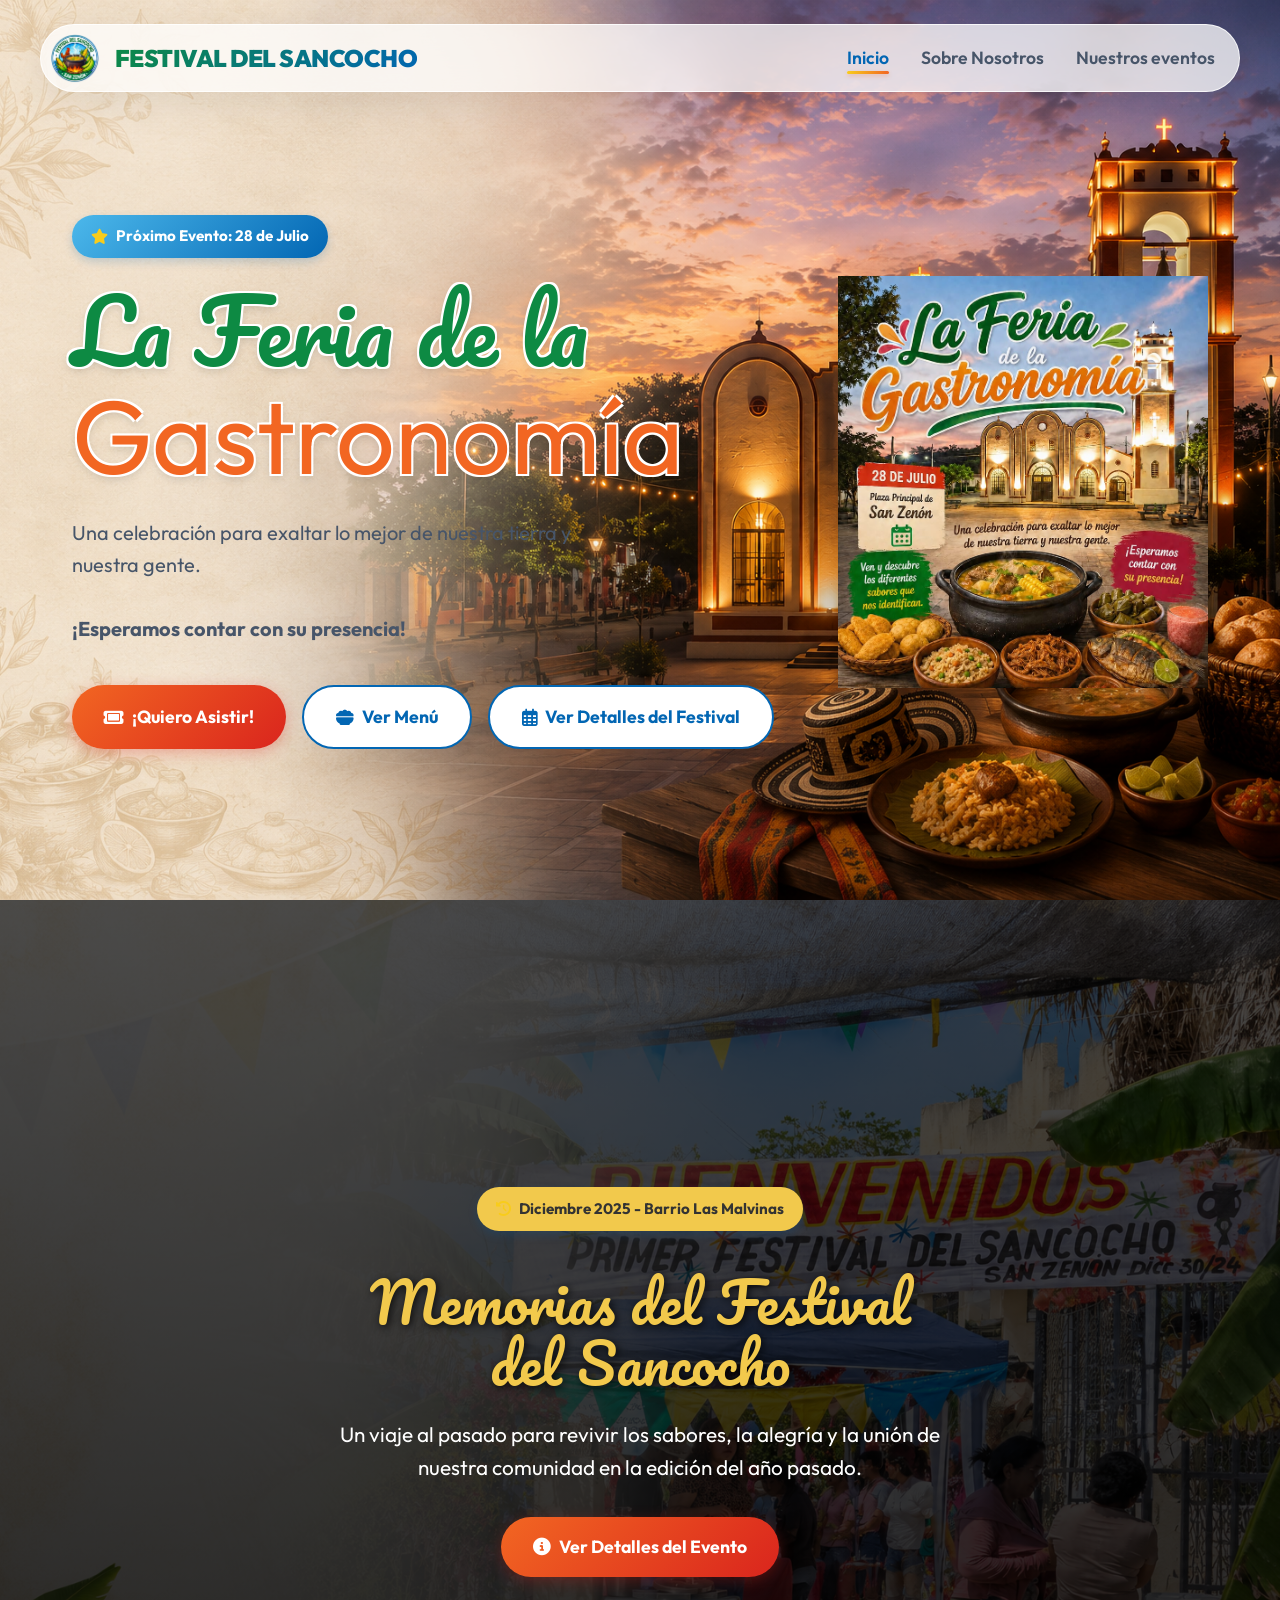
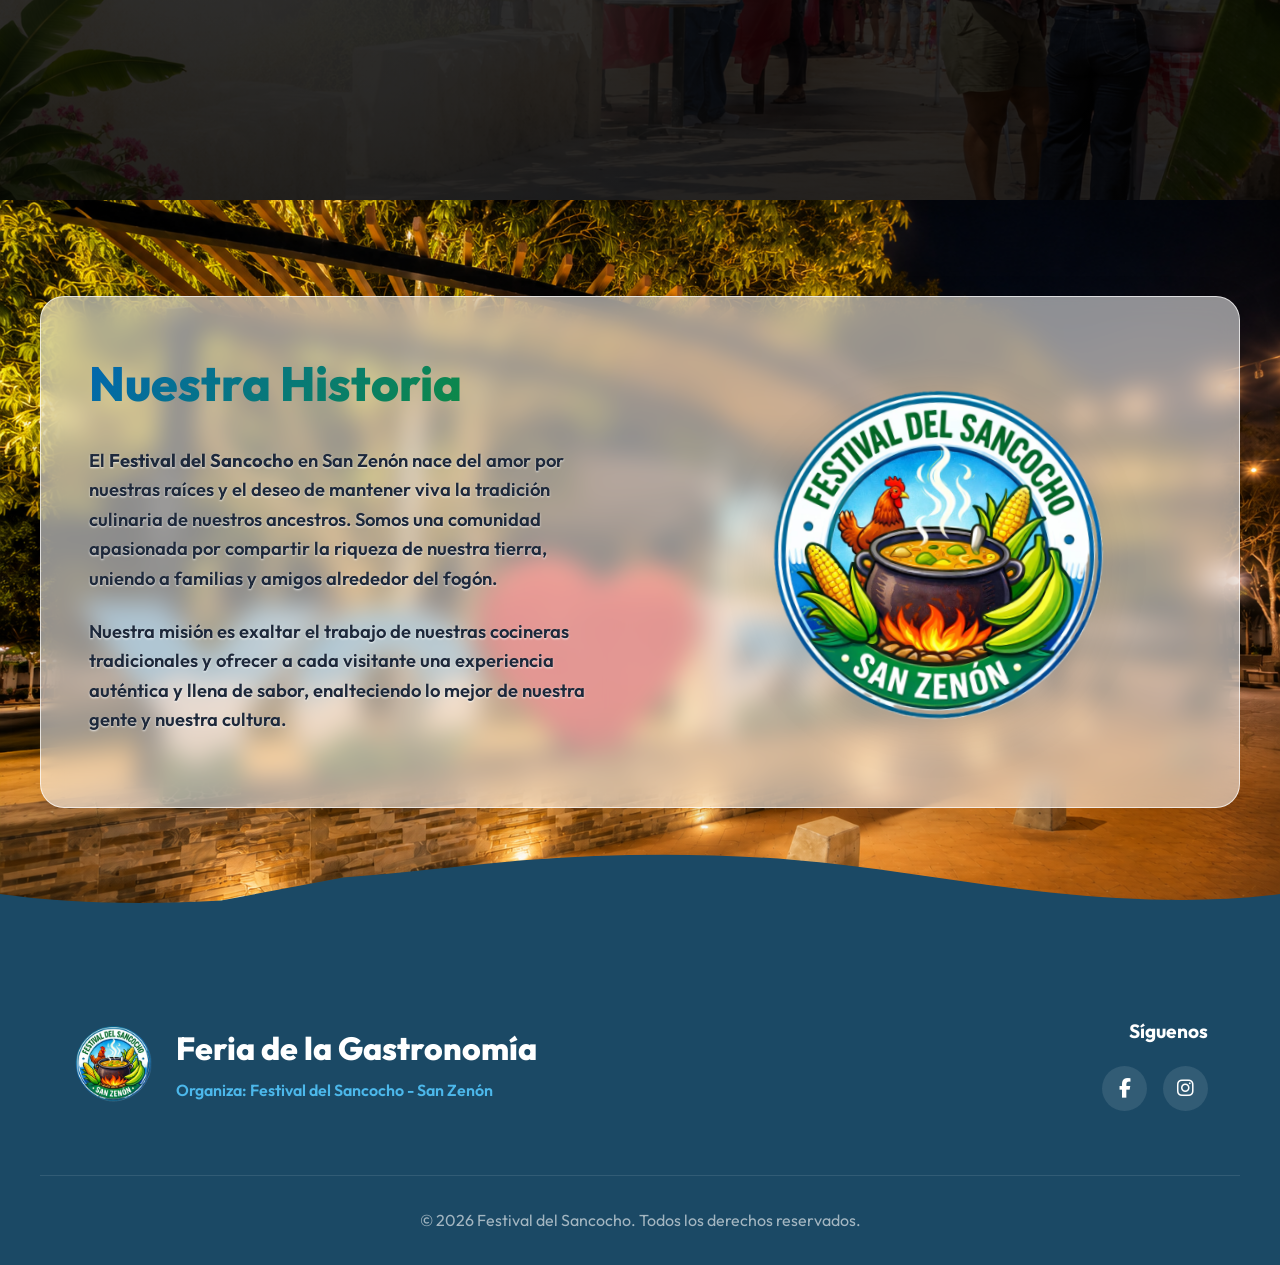
<file: index.html>
<!DOCTYPE html>
<html lang="es">

<head>
    <meta charset="UTF-8">
    <meta name="viewport" content="width=device-width, initial-scale=1.0">
    <title>Festival del Sancocho- San Zenón</title>
    <!-- Google Fonts -->
    <link href="https://fonts.googleapis.com/css2?family=Outfit:wght@300;400;600;700;800;900&display=swap"
        rel="stylesheet">
    <link href="https://fonts.googleapis.com/css2?family=Pacifico&display=swap" rel="stylesheet">
    <!-- Font Awesome -->
    <link rel="stylesheet" href="https://cdnjs.cloudflare.com/ajax/libs/font-awesome/6.4.0/css/all.min.css">
    <!-- Custom CSS -->
    <link rel="stylesheet" href="CSS/inicio.css">
    <link rel="stylesheet" href="CSS/carrusel.css">
</head>

<body>

    <!-- Navegación -->
    <nav class="navbar">
        <div class="nav-container">
            <a href="#" class="logo-container">
                <img src="IMG/logo.png" alt="Festival del Sancocho Logo" class="nav-logo">
                <span class="logo-text">Festival del Sancocho </span>
            </a>
            <ul class="nav-menu">
                <li><a href="#inicio" class="active">Inicio</a></li>
                <li><a href="#nosotros">Sobre Nosotros</a></li>
                <li><a href="eventos.html">Nuestros eventos</a></li>
            </ul>
        </div>
    </nav>

    <!-- Hero Section -->
    <header id="inicio" class="hero">
        <div class="hero-overlay"></div>
        <div class="hero-container">
            <div class="hero-content">
                <span class="badge-event"><i class="fa-solid fa-star"></i> Próximo Evento: 28 de Julio</span>
                <h1>La Feria de la <br><span>Gastronomía</span></h1>
                <p>Una celebración para exaltar lo mejor de nuestra tierra y nuestra gente. <br><br><strong>¡Esperamos
                        contar con su presencia!</strong></p>
                <div class="hero-buttons">
                    <a href="festival-gastronomia.html#evento" class="btn-primary btn-large"><i
                            class="fa-solid fa-ticket"></i> ¡Quiero Asistir!</a>
                    <a href="festival-gastronomia.html#sabores" class="btn-secondary btn-large"><i
                            class="fa-solid fa-bowl-food"></i> Ver Menú</a>
                    <a href="festival-gastronomia.html" class="btn-secondary btn-large"><i
                            class="fa-regular fa-calendar-days"></i> Ver Detalles del Festival</a>
                </div>
            </div>
            <div class="hero-image-placeholder">
                <img src="IMG/evento 1.png" alt="Logo Principal" class="hero-logo">
            </div>
        </div>
    </header>

    <!-- Banner Evento Pasado (Sancocho 2025) -->
    <section class="hero hero-past-event">
        <div class="hero-overlay"></div>
        <div class="hero-container">
            <div class="hero-content">
                <span class="badge-event"><i class="fa-solid fa-clock-rotate-left"></i> Diciembre 2025 - Barrio Las Malvinas</span>
                <h1>Memorias del Festival <br>del Sancocho</h1>
                <p>Un viaje al pasado para revivir los sabores, la alegría y la unión de nuestra comunidad en la edición del año pasado.</p>
                <div class="hero-buttons">
                    <a href="sancocho-2025.html" class="btn-primary btn-large"><i class="fa-solid fa-circle-info"></i> Ver Detalles del Evento</a>
                </div>
            </div>
        </div>
    </section>

    <!-- Sobre Nosotros -->
    <section id="nosotros" class="about-section">
        <div class="about-overlay"></div>
        <div class="about-container">
            <div class="about-text">
                <h2 class="colorful-text">Nuestra Historia</h2>
                <p>El <strong>Festival del Sancocho</strong> en San Zenón nace del amor por nuestras raíces y el deseo
                    de mantener viva la tradición culinaria de nuestros ancestros. Somos una comunidad apasionada por
                    compartir la riqueza de nuestra tierra, uniendo a familias y amigos alrededor del fogón.</p>
                <p>Nuestra misión es exaltar el trabajo de nuestras cocineras tradicionales y ofrecer a cada visitante
                    una experiencia auténtica y llena de sabor, enalteciendo lo mejor de nuestra gente y nuestra
                    cultura.</p>
            </div>
            <div class="about-image">
                <img src="IMG/logo.png" alt="Logo Festival del Sancocho" class="about-logo">
            </div>
        </div>
    </section>

    <!-- Secciones movidas a festival-gastronomia.html -->

    <!-- Footer -->
    <footer class="footer">
        <div class="footer-wave">
            <svg viewBox="0 0 1200 120" preserveAspectRatio="none">
                <path
                    d="M321.39,56.44c58-10.79,114.16-30.13,172-41.86,82.39-16.72,168.19-17.73,250.45-.39C823.78,31,906.67,72,985.66,92.83c70.05,18.48,146.53,26.09,214.34,3V120H0V95.8C59.71,118,137.9,122.9,207.2,111.45Z"
                    fill="#1b4965"></path>
            </svg>
        </div>
        <div class="footer-content">
            <div class="footer-logo-container">
                <img src="IMG/logo.png" alt="Logo" class="footer-logo">
                <div>
                    <h2>Feria de la Gastronomía</h2>
                    <p>Organiza: Festival del Sancocho - San Zenón</p>
                </div>
            </div>
            <div class="footer-social">
                <h3>Síguenos</h3>
                <div class="social-icons">
                    <a href="#"><i class="fa-brands fa-facebook-f"></i></a>
                    <a href="#"><i class="fa-brands fa-instagram"></i></a>
                </div>
            </div>
        </div>
        <div class="footer-bottom">
            <p>&copy; 2026 Festival del Sancocho. Todos los derechos reservados.</p>
        </div>
    </footer>

    <!-- Script para actualizar menú activo al hacer scroll -->
    <script>
        document.addEventListener('DOMContentLoaded', function () {
            const sections = document.querySelectorAll('section[id], header[id]');
            const navLinks = document.querySelectorAll('.nav-menu a[href^="#"]');

            window.addEventListener('scroll', () => {
                let currentId = '';

                sections.forEach(section => {
                    const sectionTop = section.offsetTop;
                    // Se resta 150px para compensar la barra de navegación flotante
                    if (window.scrollY >= (sectionTop - 150)) {
                        currentId = section.getAttribute('id');
                    }
                });

                navLinks.forEach(link => {
                    link.classList.remove('active');
                    if (currentId && link.getAttribute('href') === '#' + currentId) {
                        link.classList.add('active');
                    }
                });
            });
        });
    </script>
</body>

</html>
</file>
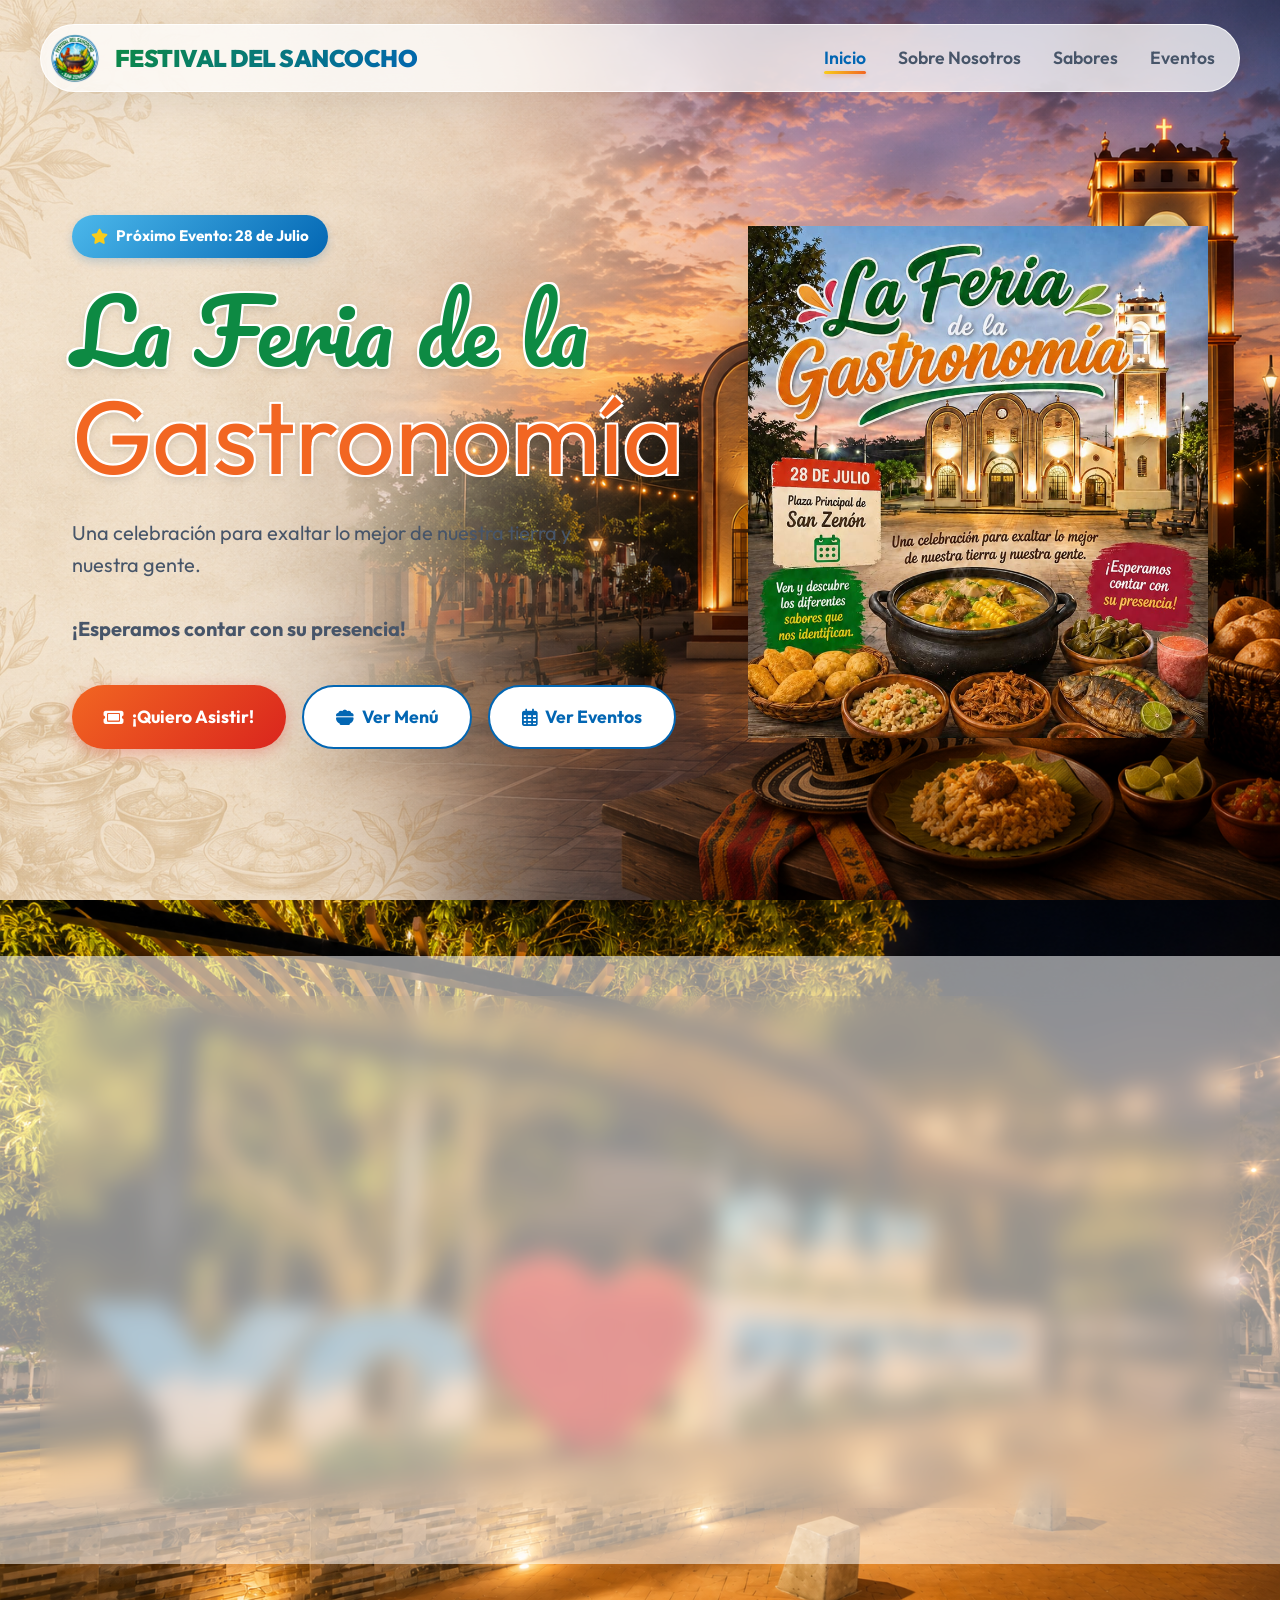
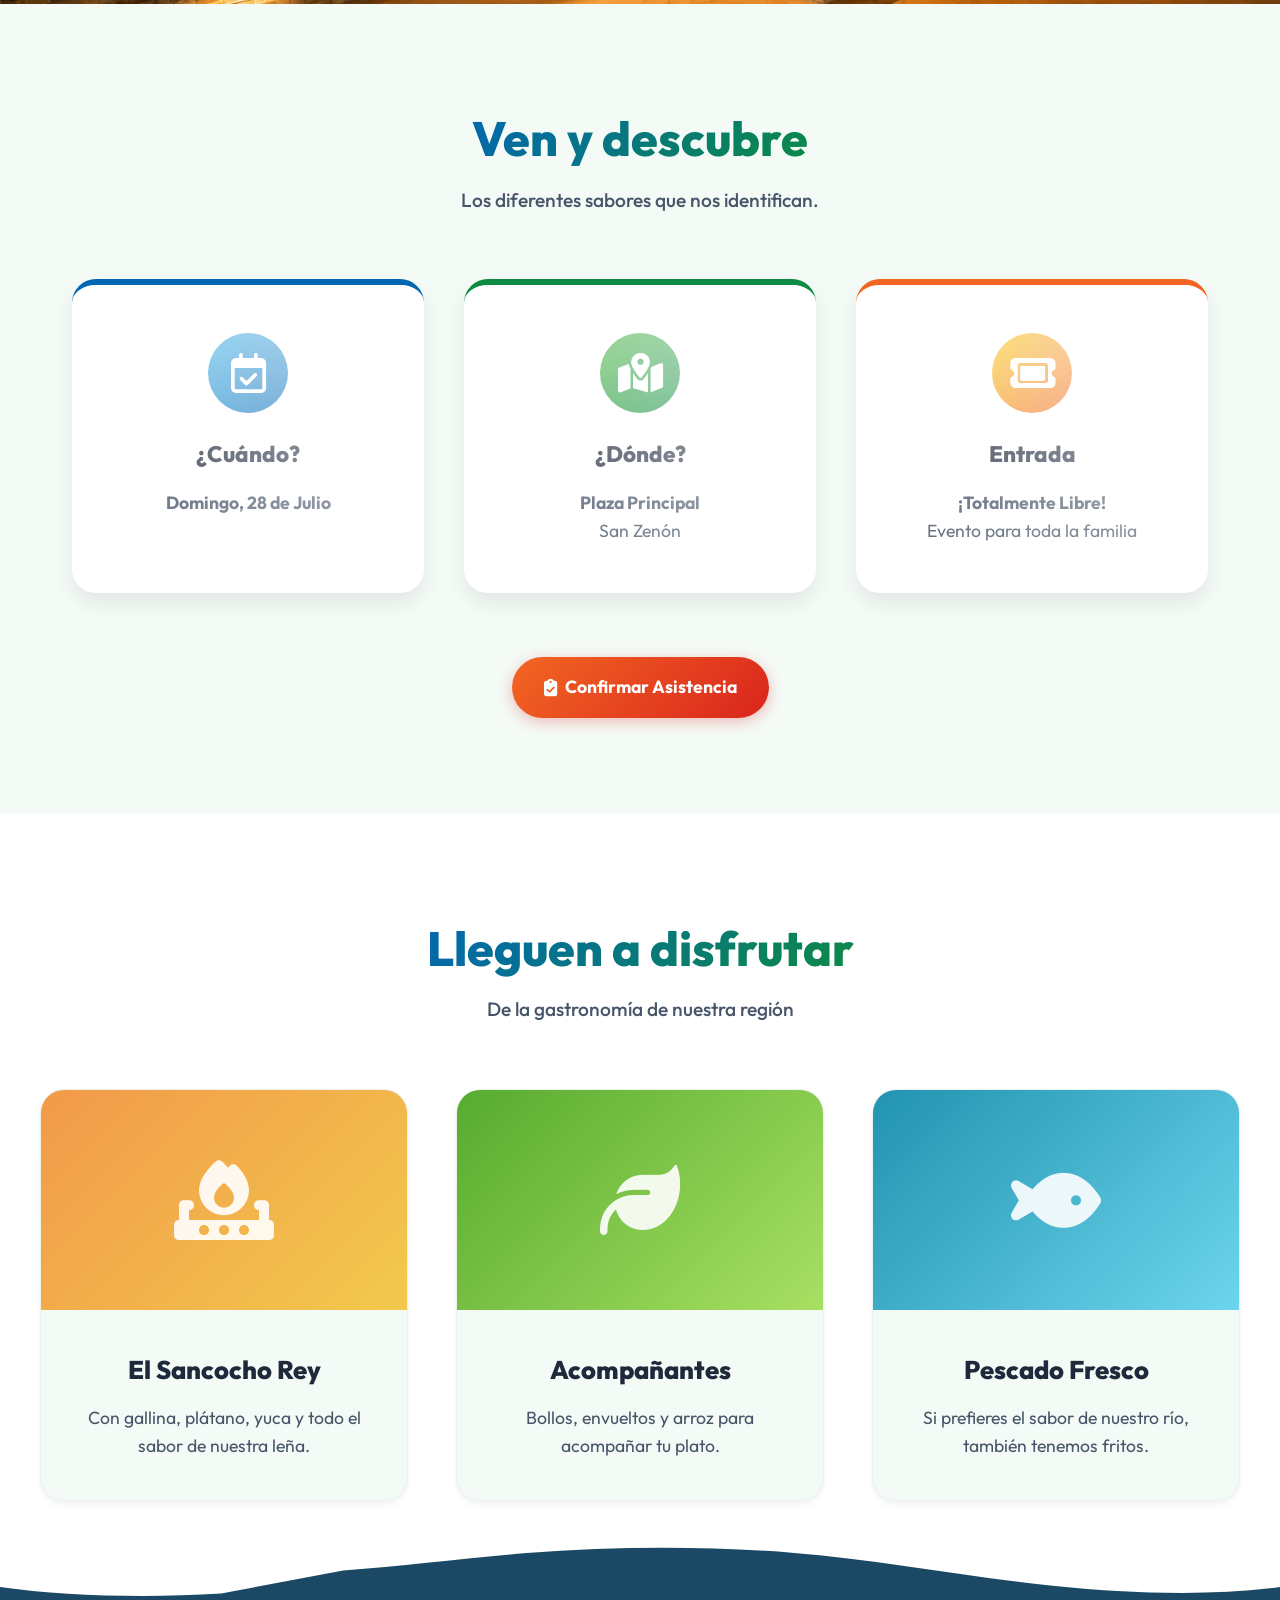
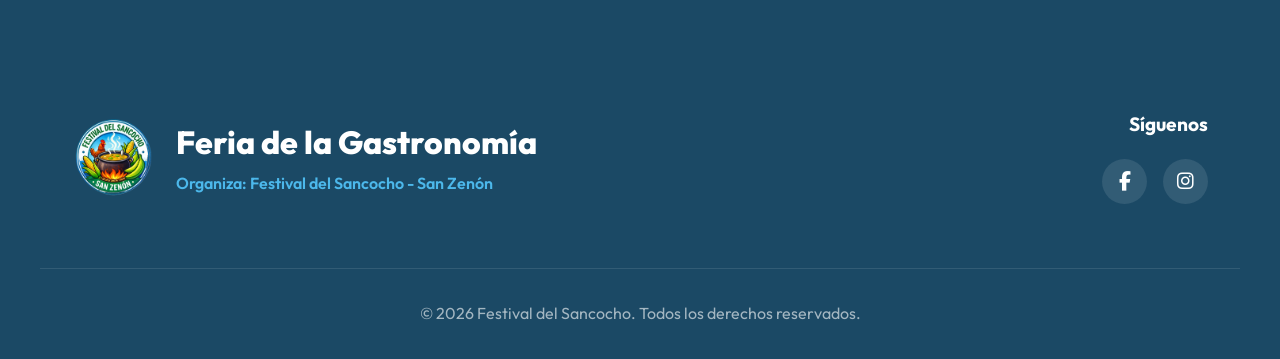
<file: HTML/index.HTML>
<!DOCTYPE html>
<html lang="es">

<head>
    <meta charset="UTF-8">
    <meta name="viewport" content="width=device-width, initial-scale=1.0">
    <title>Festival del Sancocho- San Zenón</title>
    <!-- Google Fonts -->
    <link href="https://fonts.googleapis.com/css2?family=Outfit:wght@300;400;600;700;800;900&display=swap"
        rel="stylesheet">
    <link href="https://fonts.googleapis.com/css2?family=Pacifico&display=swap" rel="stylesheet">
    <!-- Font Awesome -->
    <link rel="stylesheet" href="https://cdnjs.cloudflare.com/ajax/libs/font-awesome/6.4.0/css/all.min.css">
    <!-- Custom CSS -->
    <link rel="stylesheet" href="../CSS/inicio.css">
</head>

<body>

    <!-- Navegación -->
    <nav class="navbar">
        <div class="nav-container">
            <a href="#" class="logo-container">
                <img src="../IMG/logo.png" alt="Festival del Sancocho Logo" class="nav-logo">
                <span class="logo-text">Festival del Sancocho </span>
            </a>
            <ul class="nav-menu">
                <li><a href="#inicio" class="active">Inicio</a></li>
                <li><a href="#nosotros">Sobre Nosotros</a></li>
                <li><a href="#sabores">Sabores</a></li>
                <li><a href="EVENTOS.HTML">Eventos</a></li>
            </ul>
        </div>
    </nav>

    <!-- Hero Section -->
    <header id="inicio" class="hero">
        <div class="hero-overlay"></div>
        <div class="hero-container">
            <div class="hero-content">
                <span class="badge-event"><i class="fa-solid fa-star"></i> Próximo Evento: 28 de Julio</span>
                <h1>La Feria de la <br><span>Gastronomía</span></h1>
                <p>Una celebración para exaltar lo mejor de nuestra tierra y nuestra gente. <br><br><strong>¡Esperamos contar con su presencia!</strong></p>
                <div class="hero-buttons">
                    <a href="#evento" class="btn-primary btn-large"><i class="fa-solid fa-ticket"></i> ¡Quiero Asistir!</a>
                    <a href="#sabores" class="btn-secondary btn-large"><i class="fa-solid fa-bowl-food"></i> Ver Menú</a>
                    <a href="EVENTOS.HTML" class="btn-secondary btn-large"><i class="fa-regular fa-calendar-days"></i> Ver Eventos</a>
                </div>
            </div>
            <div class="hero-image-placeholder">
                <img src="../IMG/evento 1.png" alt="Logo Principal" class="hero-logo">
            </div>
        </div>
    </header>

    <!-- Sobre Nosotros -->
    <section id="nosotros" class="about-section">
        <div class="about-container">
            <div class="about-text">
                <h2 class="colorful-text">Nuestra Historia</h2>
                <p>El <strong>Festival del Sancocho</strong> en San Zenón nace del amor por nuestras raíces y el deseo
                    de mantener viva la tradición culinaria de nuestros ancestros. Somos una comunidad apasionada por
                    compartir la riqueza de nuestra tierra, uniendo a familias y amigos alrededor del fogón.</p>
                <p>Nuestra misión es exaltar el trabajo de nuestras cocineras tradicionales y ofrecer a cada visitante
                    una experiencia auténtica y llena de sabor, enalteciendo lo mejor de nuestra gente y nuestra
                    cultura.</p>
            </div>
            <div class="about-image">
                <img src="../IMG/logo.png" alt="Logo Festival del Sancocho" class="about-logo">
            </div>
        </div>
    </section>

    <!-- Información del Evento -->
    <section id="evento" class="event-section">
        <div class="section-header text-center">
            <h2 class="colorful-text">Ven y descubre</h2>
            <p>Los diferentes sabores que nos identifican.</p>
        </div>
        <div class="event-cards">
            <div class="event-card color-blue">
                <div class="card-icon"><i class="fa-regular fa-calendar-check"></i></div>
                <h3>¿Cuándo?</h3>
                <p><strong>Domingo, 28 de Julio</strong></p>
            </div>
            <div class="event-card color-green">
                <div class="card-icon"><i class="fa-solid fa-map-location-dot"></i></div>
                <h3>¿Dónde?</h3>
                <p><strong>Plaza Principal</strong><br>San Zenón</p>
            </div>
            <div class="event-card color-orange">
                <div class="card-icon"><i class="fa-solid fa-ticket"></i></div>
                <h3>Entrada</h3>
                <p><strong>¡Totalmente Libre!</strong><br>Evento para toda la familia</p>
            </div>
        </div>

        <div class="event-action text-center">
            <a href="#" class="btn-primary btn-large">
                <i class="fa-solid fa-clipboard-check"></i> Confirmar Asistencia
            </a>
        </div>
    </section>

    <!-- Sección de Sabores -->
    <section id="sabores" class="flavors-section">
        <div class="section-header text-center">
            <h2 class="colorful-text">Lleguen a disfrutar</h2>
            <p>De la gastronomía de nuestra región</p>
        </div>
        <div class="flavors-grid">
            <div class="flavor-card">
                <div class="flavor-img" style="background: linear-gradient(135deg, #f2994a 0%, #f2c94c 100%);">
                    <i class="fa-solid fa-fire-burner"></i>
                </div>
                <div class="flavor-info">
                    <h3>El Sancocho Rey</h3>
                    <p>Con gallina, plátano, yuca y todo el sabor de nuestra leña.</p>
                </div>
            </div>
            <div class="flavor-card">
                <div class="flavor-img" style="background: linear-gradient(135deg, #56ab2f 0%, #a8e063 100%);">
                    <i class="fa-solid fa-leaf"></i>
                </div>
                <div class="flavor-info">
                    <h3>Acompañantes</h3>
                    <p>Bollos, envueltos y arroz para acompañar tu plato.</p>
                </div>
            </div>
            <div class="flavor-card">
                <div class="flavor-img" style="background: linear-gradient(135deg, #2193b0 0%, #6dd5ed 100%);">
                    <i class="fa-solid fa-fish"></i>
                </div>
                <div class="flavor-info">
                    <h3>Pescado Fresco</h3>
                    <p>Si prefieres el sabor de nuestro río, también tenemos fritos.</p>
                </div>
            </div>
        </div>
    </section>

    <!-- Footer -->
    <footer class="footer">
        <div class="footer-wave">
            <svg viewBox="0 0 1200 120" preserveAspectRatio="none">
                <path
                    d="M321.39,56.44c58-10.79,114.16-30.13,172-41.86,82.39-16.72,168.19-17.73,250.45-.39C823.78,31,906.67,72,985.66,92.83c70.05,18.48,146.53,26.09,214.34,3V120H0V95.8C59.71,118,137.9,122.9,207.2,111.45Z"
                    fill="#1b4965"></path>
            </svg>
        </div>
        <div class="footer-content">
            <div class="footer-logo-container">
                <img src="../IMG/logo.png" alt="Logo" class="footer-logo">
                <div>
                    <h2>Feria de la Gastronomía</h2>
                    <p>Organiza: Festival del Sancocho - San Zenón</p>
                </div>
            </div>
            <div class="footer-social">
                <h3>Síguenos</h3>
                <div class="social-icons">
                    <a href="#"><i class="fa-brands fa-facebook-f"></i></a>
                    <a href="#"><i class="fa-brands fa-instagram"></i></a>
                </div>
            </div>
        </div>
        <div class="footer-bottom">
            <p>&copy; 2026 Festival del Sancocho. Todos los derechos reservados.</p>
        </div>
    </footer>

</body>

</html>
</file>
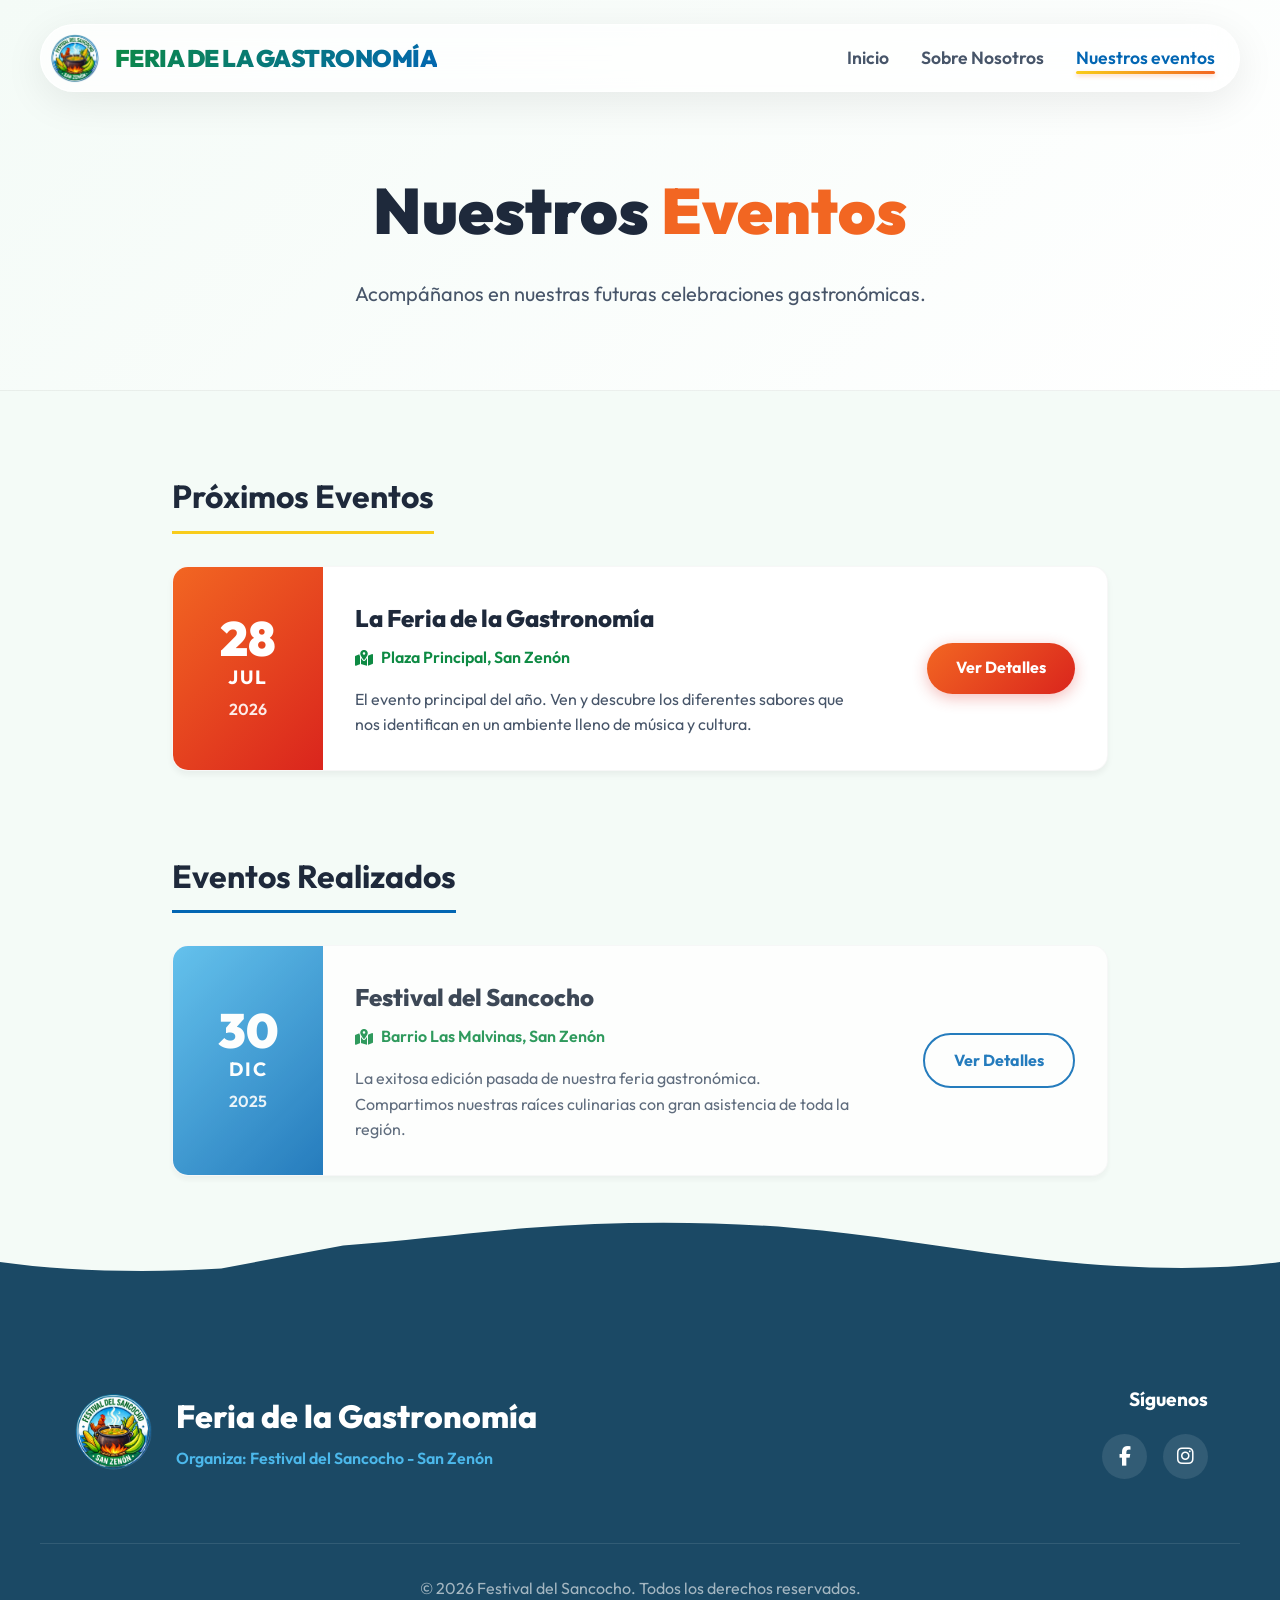
<file: eventos.html>
<!DOCTYPE html>
<html lang="es">

<head>
    <meta charset="UTF-8">
    <meta name="viewport" content="width=device-width, initial-scale=1.0">
    <title>Eventos Pendientes - Feria de la Gastronomía</title>
    <!-- Google Fonts -->
    <link href="https://fonts.googleapis.com/css2?family=Outfit:wght@300;400;600;700;800;900&display=swap"
        rel="stylesheet">
    <!-- Font Awesome -->
    <link rel="stylesheet" href="https://cdnjs.cloudflare.com/ajax/libs/font-awesome/6.4.0/css/all.min.css">
    <!-- Custom CSS -->
    <link rel="stylesheet" href="CSS/inicio.css">
</head>

<body>

    <!-- Navegación -->
    <nav class="navbar">
        <div class="nav-container">
            <a href="index.html" class="logo-container">
                <img src="IMG/logo.png" alt="Festival del Sancocho Logo" class="nav-logo">
                <span class="logo-text">Feria de la Gastronomía</span>
            </a>
            <ul class="nav-menu">
                <li><a href="index.html#inicio">Inicio</a></li>
                <li><a href="index.html#nosotros">Sobre Nosotros</a></li>
                <li><a href="eventos.html" class="active">Nuestros eventos</a></li>
            </ul>
        </div>
    </nav>

    <!-- Page Header -->
    <header class="page-header">
        <div class="page-header-content text-center">
            <h1>Nuestros <span>Eventos</span></h1>
            <p>Acompáñanos en nuestras futuras celebraciones gastronómicas.</p>
        </div>
    </header>

    <!-- Lista de Eventos -->
    <section class="events-list-section">
        <div class="events-container">

            <h2 class="category-title">Próximos Eventos</h2>

            <div class="event-list-card">
                <div class="event-list-date">
                    <span class="day">28</span>
                    <span class="month">JUL</span>
                    <span class="year">2026</span>
                </div>
                <div class="event-list-info">
                    <h3>La Feria de la Gastronomía</h3>
                    <p class="event-location"><i class="fa-solid fa-map-location-dot"></i> Plaza Principal, San Zenón
                    </p>
                    <p class="event-desc">El evento principal del año. Ven y descubre los diferentes sabores que nos
                        identifican en un ambiente lleno de música y cultura.</p>
                </div>
                <div class="event-list-action">
                    <a href="festival-gastronomia.html" class="btn-primary">Ver Detalles</a>
                </div>
            </div>

            <h2 class="category-title past-events-title">Eventos Realizados</h2>

            <div class="event-list-card past-event">
                <div class="event-list-date">
                    <span class="day">30</span>
                    <span class="month">DIC</span>
                    <span class="year">2025</span>
                </div>
                <div class="event-list-info">
                    <h3>Festival del Sancocho</h3>
                    <p class="event-location"><i class="fa-solid fa-map-location-dot"></i> Barrio Las Malvinas, San
                        Zenón
                    </p>
                    <p class="event-desc">La exitosa edición pasada de nuestra feria gastronómica. Compartimos nuestras
                        raíces culinarias con gran asistencia de toda la región.</p>
                </div>
                <div class="event-list-action">
                    <a href="sancocho-2025.html" class="btn-secondary">Ver Detalles</a>
                </div>
            </div>

        </div>
    </section>

    <!-- Footer -->
    <footer class="footer">
        <div class="footer-wave">
            <svg viewBox="0 0 1200 120" preserveAspectRatio="none">
                <path
                    d="M321.39,56.44c58-10.79,114.16-30.13,172-41.86,82.39-16.72,168.19-17.73,250.45-.39C823.78,31,906.67,72,985.66,92.83c70.05,18.48,146.53,26.09,214.34,3V120H0V95.8C59.71,118,137.9,122.9,207.2,111.45Z"
                    fill="#1b4965"></path>
            </svg>
        </div>
        <div class="footer-content">
            <div class="footer-logo-container">
                <img src="IMG/logo.png" alt="Logo" class="footer-logo">
                <div>
                    <h2>Feria de la Gastronomía</h2>
                    <p>Organiza: Festival del Sancocho - San Zenón</p>
                </div>
            </div>
            <div class="footer-social">
                <h3>Síguenos</h3>
                <div class="social-icons">
                    <a href="#"><i class="fa-brands fa-facebook-f"></i></a>
                    <a href="#"><i class="fa-brands fa-instagram"></i></a>
                </div>
            </div>
        </div>
        <div class="footer-bottom">
            <p>&copy; 2026 Festival del Sancocho. Todos los derechos reservados.</p>
        </div>
    </footer>

</body>

</html>
</file>
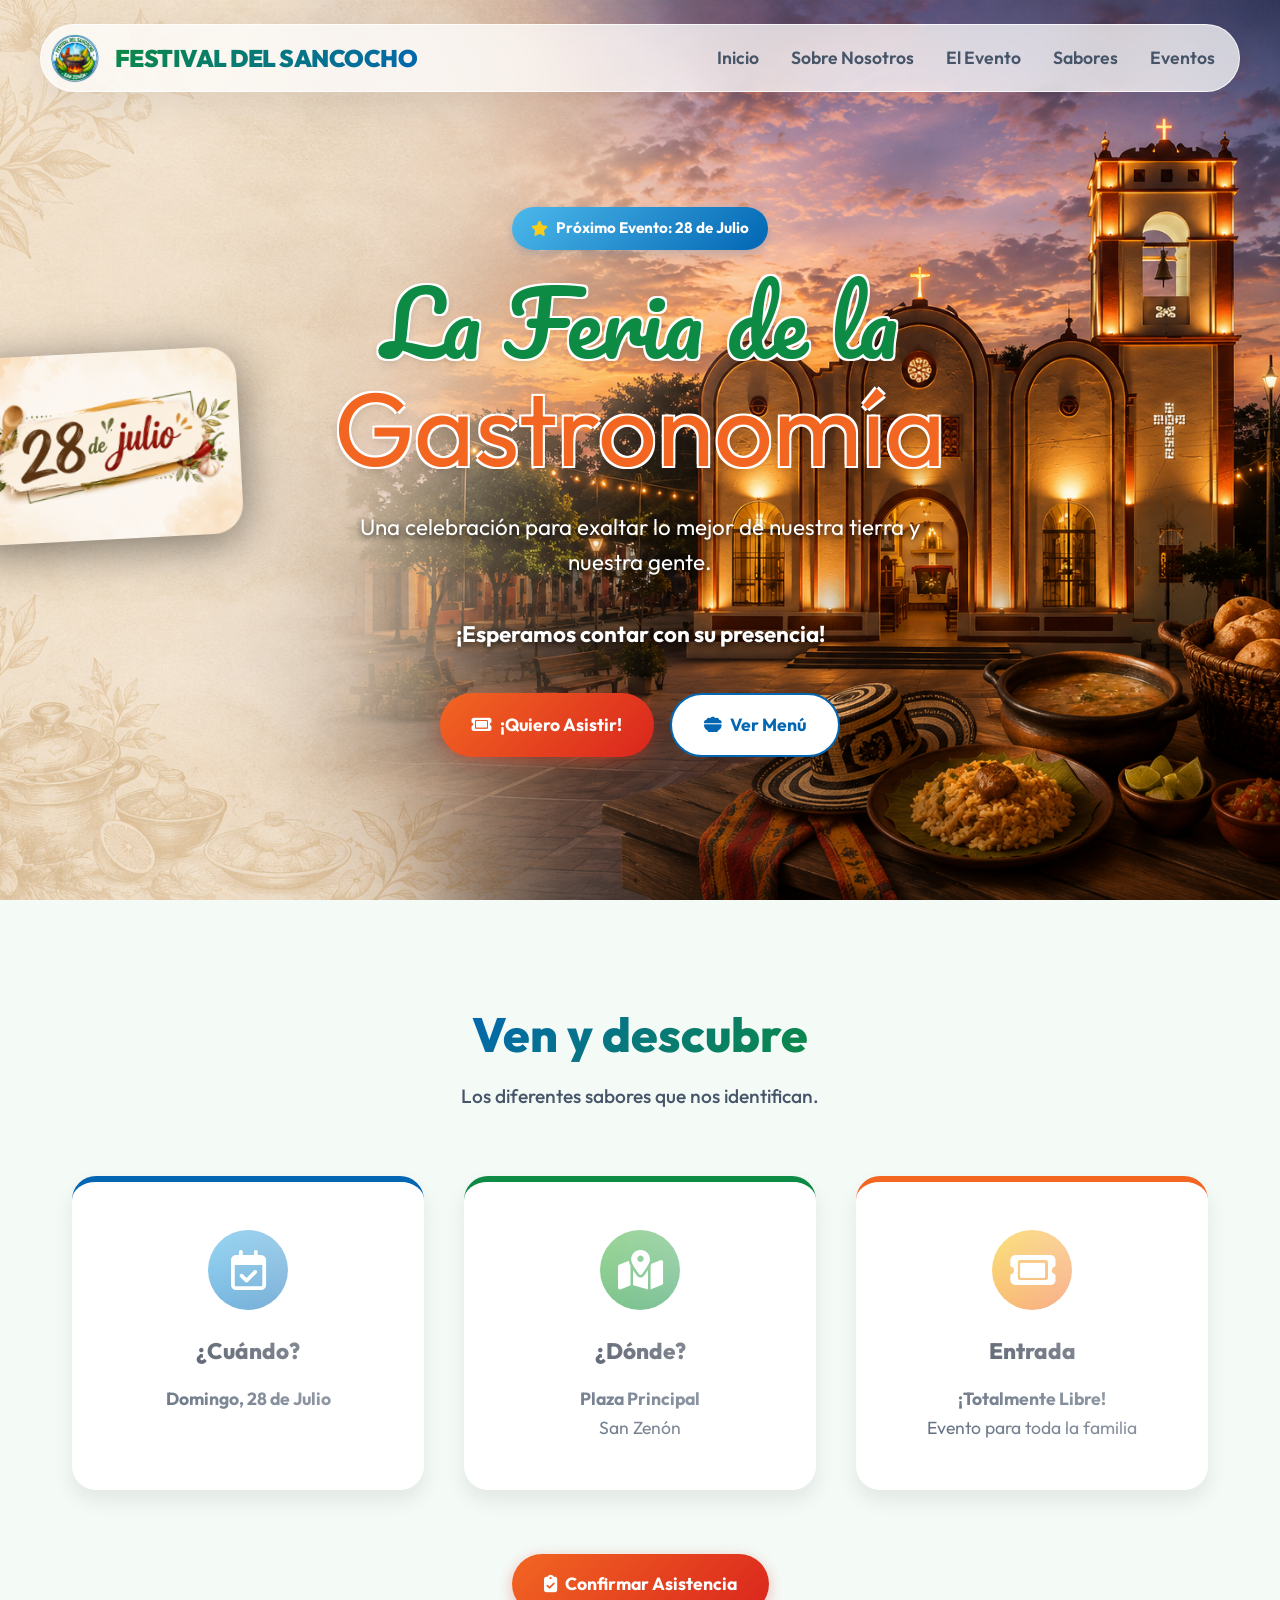
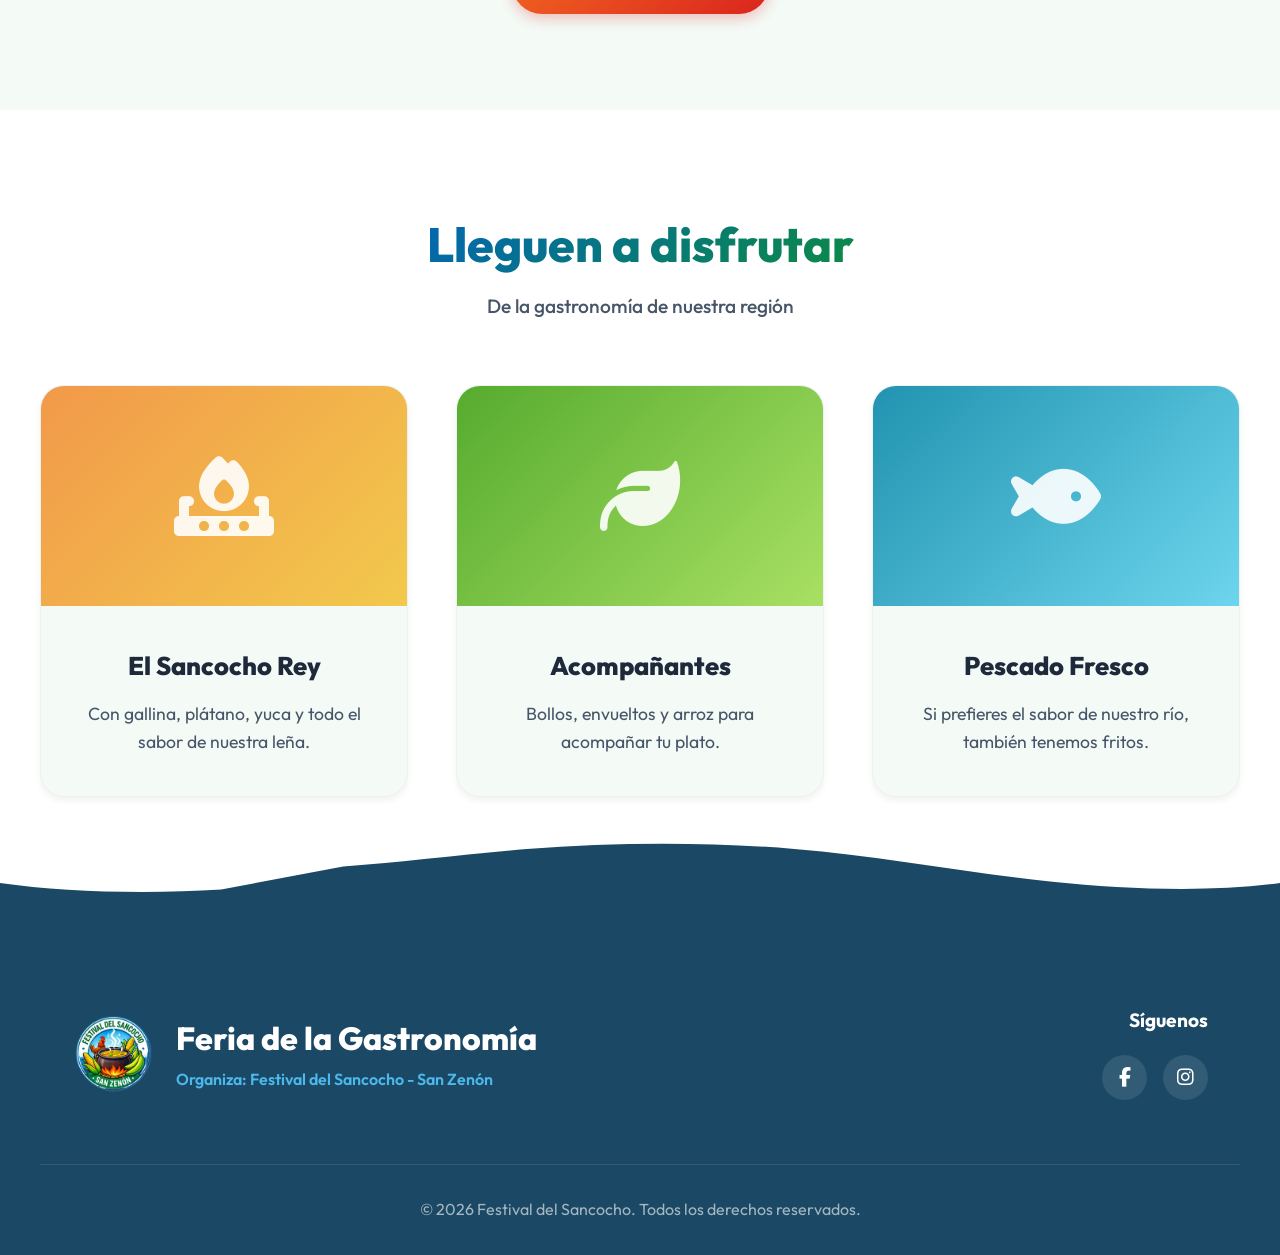
<file: festival-gastronomia.html>
<!DOCTYPE html>
<html lang="es">

<head>
    <meta charset="UTF-8">
    <meta name="viewport" content="width=device-width, initial-scale=1.0">
    <title>Festival de la Gastronomía - San Zenón</title>
    <!-- Google Fonts -->
    <link href="https://fonts.googleapis.com/css2?family=Outfit:wght@300;400;600;700;800;900&display=swap"
        rel="stylesheet">
    <link href="https://fonts.googleapis.com/css2?family=Pacifico&display=swap" rel="stylesheet">
    <!-- Font Awesome -->
    <link rel="stylesheet" href="https://cdnjs.cloudflare.com/ajax/libs/font-awesome/6.4.0/css/all.min.css">
    <!-- Custom CSS -->
    <link rel="stylesheet" href="CSS/inicio.css">
    <link rel="stylesheet" href="CSS/festival.css">
</head>

<body>

    <!-- Navegación -->
    <nav class="navbar">
        <div class="nav-container">
            <a href="index.html" class="logo-container">
                <img src="IMG/logo.png" alt="Festival del Sancocho Logo" class="nav-logo">
                <span class="logo-text">Festival del Sancocho </span>
            </a>
            <ul class="nav-menu">
                <li><a href="index.html#inicio">Inicio</a></li>
                <li><a href="index.html#nosotros">Sobre Nosotros</a></li>
                <li><a href="#evento">El Evento</a></li>
                <li><a href="#sabores">Sabores</a></li>
                <li><a href="eventos.html">Eventos</a></li>
            </ul>
        </div>
    </nav>

    <!-- Hero Section -->
    <header id="inicio" class="hero">
        <div class="hero-overlay"></div>
        <div class="hero-container festival-hero-container">
            
            <!-- Imagen de la Fecha flotando a la izquierda -->
            <div class="festival-date-wrapper">
                <img src="IMG/fecha.png" alt="Fecha del Festival" class="festival-date-badge">
            </div>

            <!-- Contenido textual centrado -->
            <div class="hero-content festival-hero-content">
                <span class="badge-event"><i class="fa-solid fa-star"></i> Próximo Evento: 28 de Julio</span>
                <h1>La Feria de la <br><span>Gastronomía</span></h1>
                <p class="festival-hero-desc">Una celebración para exaltar lo mejor de nuestra tierra y nuestra gente. <br><br><strong>¡Esperamos contar con su presencia!</strong></p>
                <div class="hero-buttons festival-hero-buttons">
                    <a href="#evento" class="btn-primary btn-large"><i class="fa-solid fa-ticket"></i> ¡Quiero Asistir!</a>
                    <a href="#sabores" class="btn-secondary btn-large"><i class="fa-solid fa-bowl-food"></i> Ver Menú</a>
                </div>
            </div>
        </div>
    </header>

    <!-- Información del Evento -->
    <section id="evento" class="event-section">
        <div class="section-header text-center">
            <h2 class="colorful-text">Ven y descubre</h2>
            <p>Los diferentes sabores que nos identifican.</p>
        </div>
        <div class="event-cards">
            <div class="event-card color-blue">
                <div class="card-icon"><i class="fa-regular fa-calendar-check"></i></div>
                <h3>¿Cuándo?</h3>
                <p><strong>Domingo, 28 de Julio</strong></p>
            </div>
            <div class="event-card color-green">
                <div class="card-icon"><i class="fa-solid fa-map-location-dot"></i></div>
                <h3>¿Dónde?</h3>
                <p><strong>Plaza Principal</strong><br>San Zenón</p>
            </div>
            <div class="event-card color-orange">
                <div class="card-icon"><i class="fa-solid fa-ticket"></i></div>
                <h3>Entrada</h3>
                <p><strong>¡Totalmente Libre!</strong><br>Evento para toda la familia</p>
            </div>
        </div>

        <div class="event-action text-center">
            <a href="#" class="btn-primary btn-large">
                <i class="fa-solid fa-clipboard-check"></i> Confirmar Asistencia
            </a>
        </div>
    </section>

    <!-- Sección de Sabores -->
    <section id="sabores" class="flavors-section">
        <div class="section-header text-center">
            <h2 class="colorful-text">Lleguen a disfrutar</h2>
            <p>De la gastronomía de nuestra región</p>
        </div>
        <div class="flavors-grid">
            <div class="flavor-card">
                <div class="flavor-img" style="background: linear-gradient(135deg, #f2994a 0%, #f2c94c 100%);">
                    <i class="fa-solid fa-fire-burner"></i>
                </div>
                <div class="flavor-info">
                    <h3>El Sancocho Rey</h3>
                    <p>Con gallina, plátano, yuca y todo el sabor de nuestra leña.</p>
                </div>
            </div>
            <div class="flavor-card">
                <div class="flavor-img" style="background: linear-gradient(135deg, #56ab2f 0%, #a8e063 100%);">
                    <i class="fa-solid fa-leaf"></i>
                </div>
                <div class="flavor-info">
                    <h3>Acompañantes</h3>
                    <p>Bollos, envueltos y arroz para acompañar tu plato.</p>
                </div>
            </div>
            <div class="flavor-card">
                <div class="flavor-img" style="background: linear-gradient(135deg, #2193b0 0%, #6dd5ed 100%);">
                    <i class="fa-solid fa-fish"></i>
                </div>
                <div class="flavor-info">
                    <h3>Pescado Fresco</h3>
                    <p>Si prefieres el sabor de nuestro río, también tenemos fritos.</p>
                </div>
            </div>
        </div>
    </section>

    <!-- Footer -->
    <footer class="footer">
        <div class="footer-wave">
            <svg viewBox="0 0 1200 120" preserveAspectRatio="none">
                <path
                    d="M321.39,56.44c58-10.79,114.16-30.13,172-41.86,82.39-16.72,168.19-17.73,250.45-.39C823.78,31,906.67,72,985.66,92.83c70.05,18.48,146.53,26.09,214.34,3V120H0V95.8C59.71,118,137.9,122.9,207.2,111.45Z"
                    fill="#1b4965"></path>
            </svg>
        </div>
        <div class="footer-content">
            <div class="footer-logo-container">
                <img src="IMG/logo.png" alt="Logo" class="footer-logo">
                <div>
                    <h2>Feria de la Gastronomía</h2>
                    <p>Organiza: Festival del Sancocho - San Zenón</p>
                </div>
            </div>
            <div class="footer-social">
                <h3>Síguenos</h3>
                <div class="social-icons">
                    <a href="#"><i class="fa-brands fa-facebook-f"></i></a>
                    <a href="#"><i class="fa-brands fa-instagram"></i></a>
                </div>
            </div>
        </div>
        <div class="footer-bottom">
            <p>&copy; 2026 Festival del Sancocho. Todos los derechos reservados.</p>
        </div>
    </footer>

    <!-- Script para actualizar menú activo al hacer scroll -->
    <script>
        document.addEventListener('DOMContentLoaded', function() {
            const sections = document.querySelectorAll('section[id], header[id]');
            const navLinks = document.querySelectorAll('.nav-menu a[href^="#"]');

            window.addEventListener('scroll', () => {
                let currentId = '';

                sections.forEach(section => {
                    const sectionTop = section.offsetTop;
                    if (window.scrollY >= (sectionTop - 150)) {
                        currentId = section.getAttribute('id');
                    }
                });

                navLinks.forEach(link => {
                    link.classList.remove('active');
                    if (currentId && link.getAttribute('href') === '#' + currentId) {
                        link.classList.add('active');
                    }
                });
            });
        });
    </script>
</body>
</html>
</file>
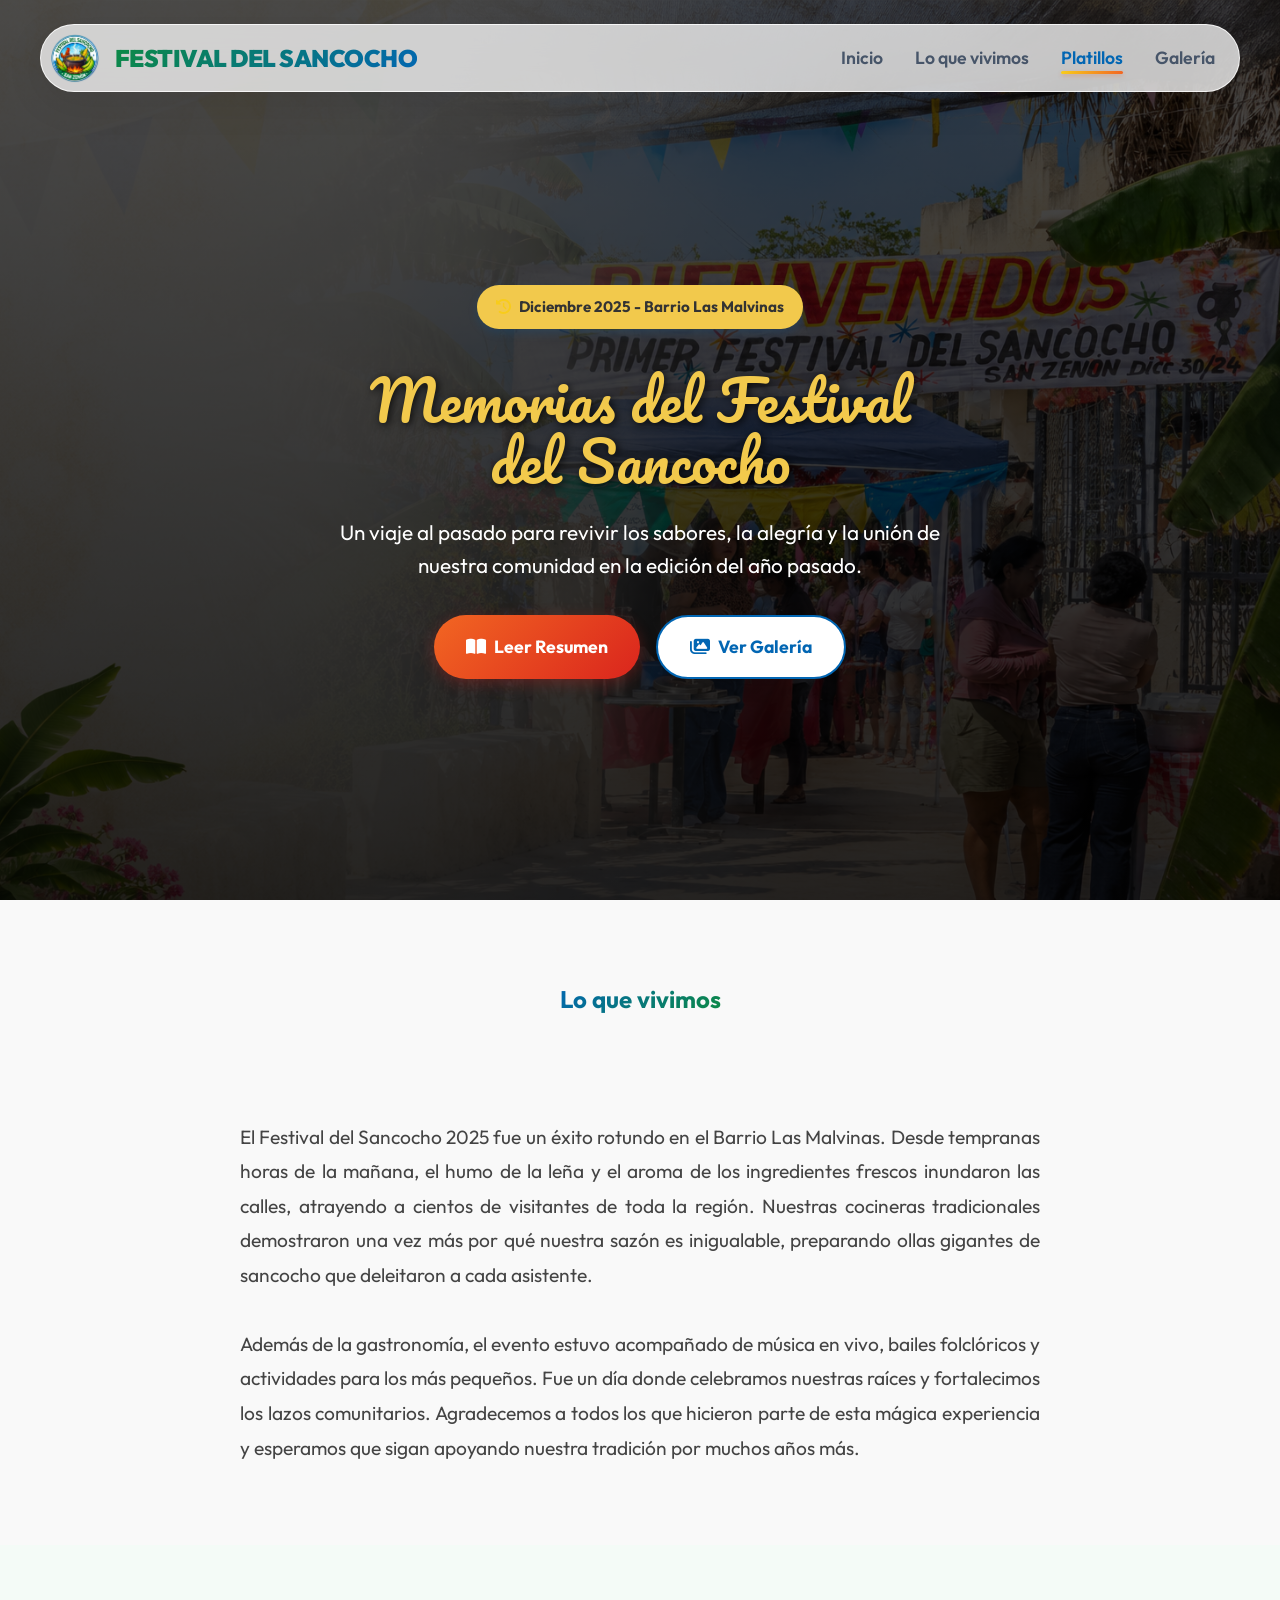
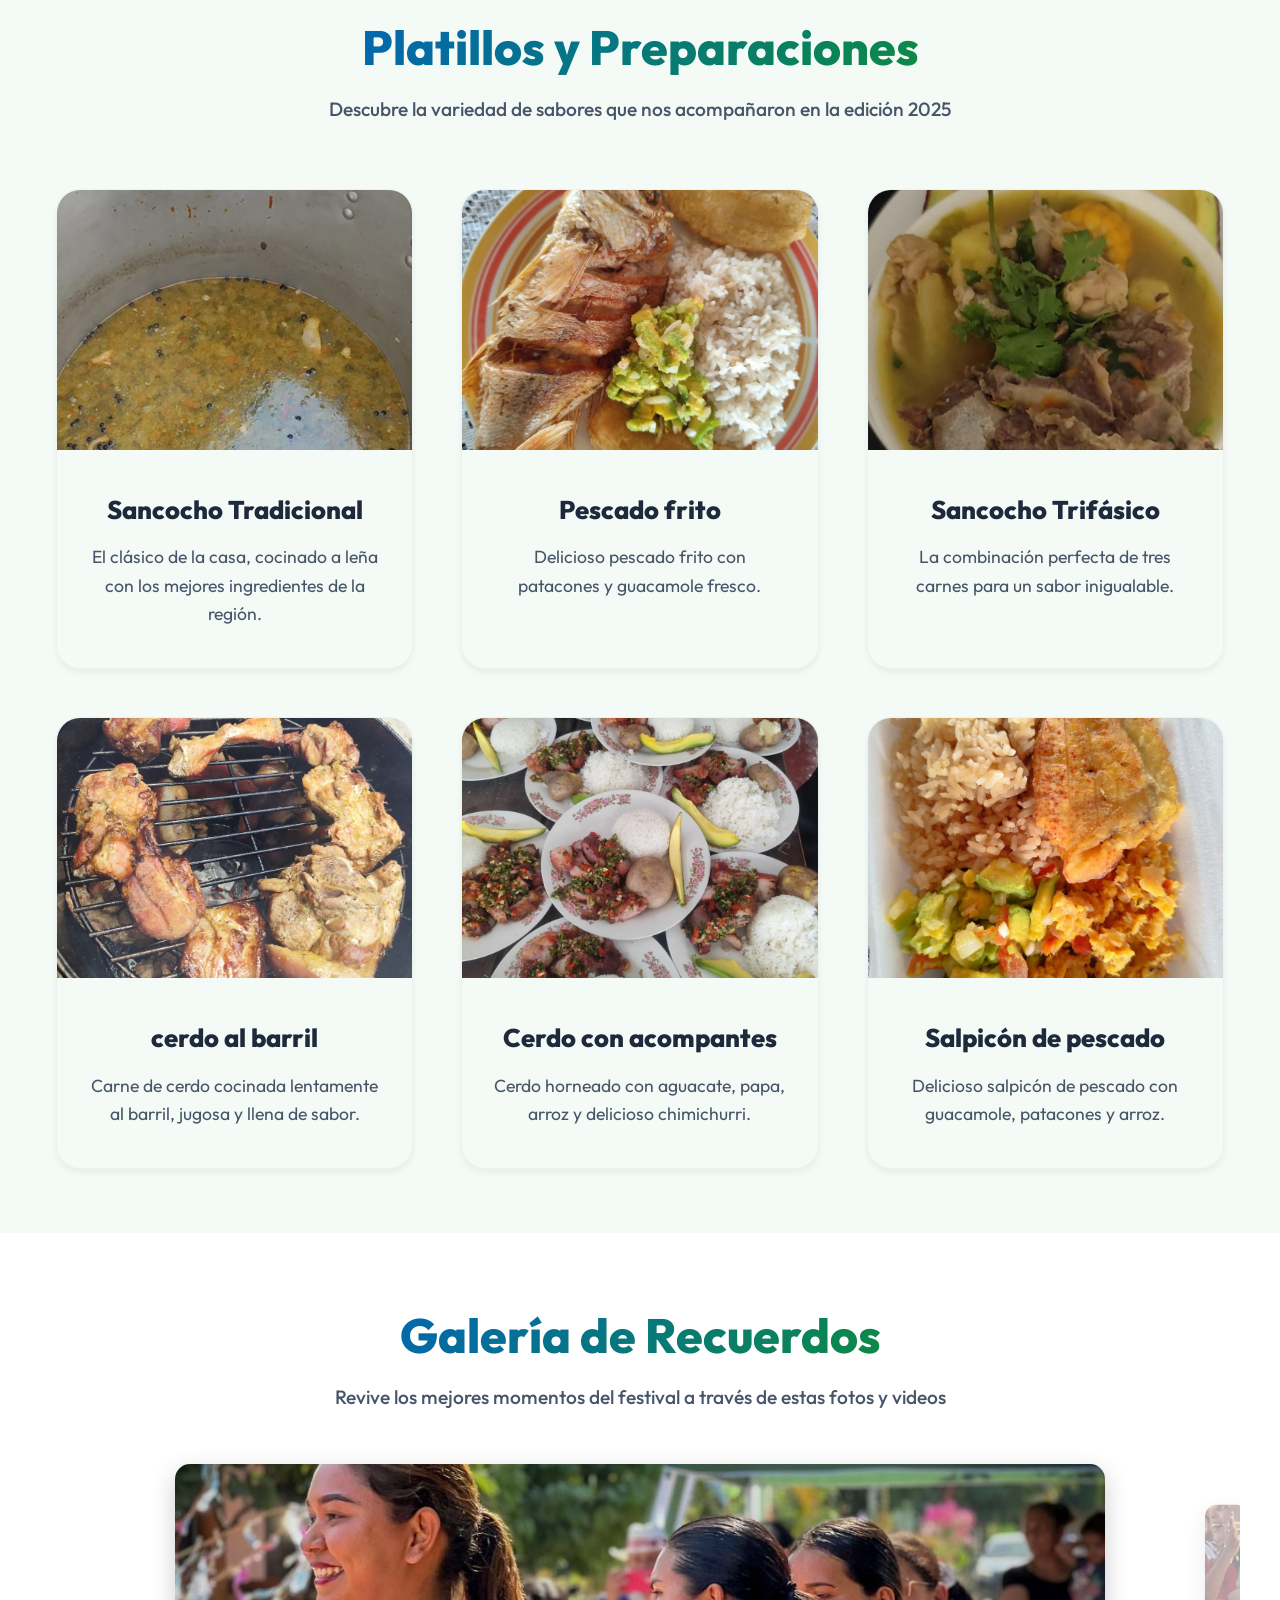
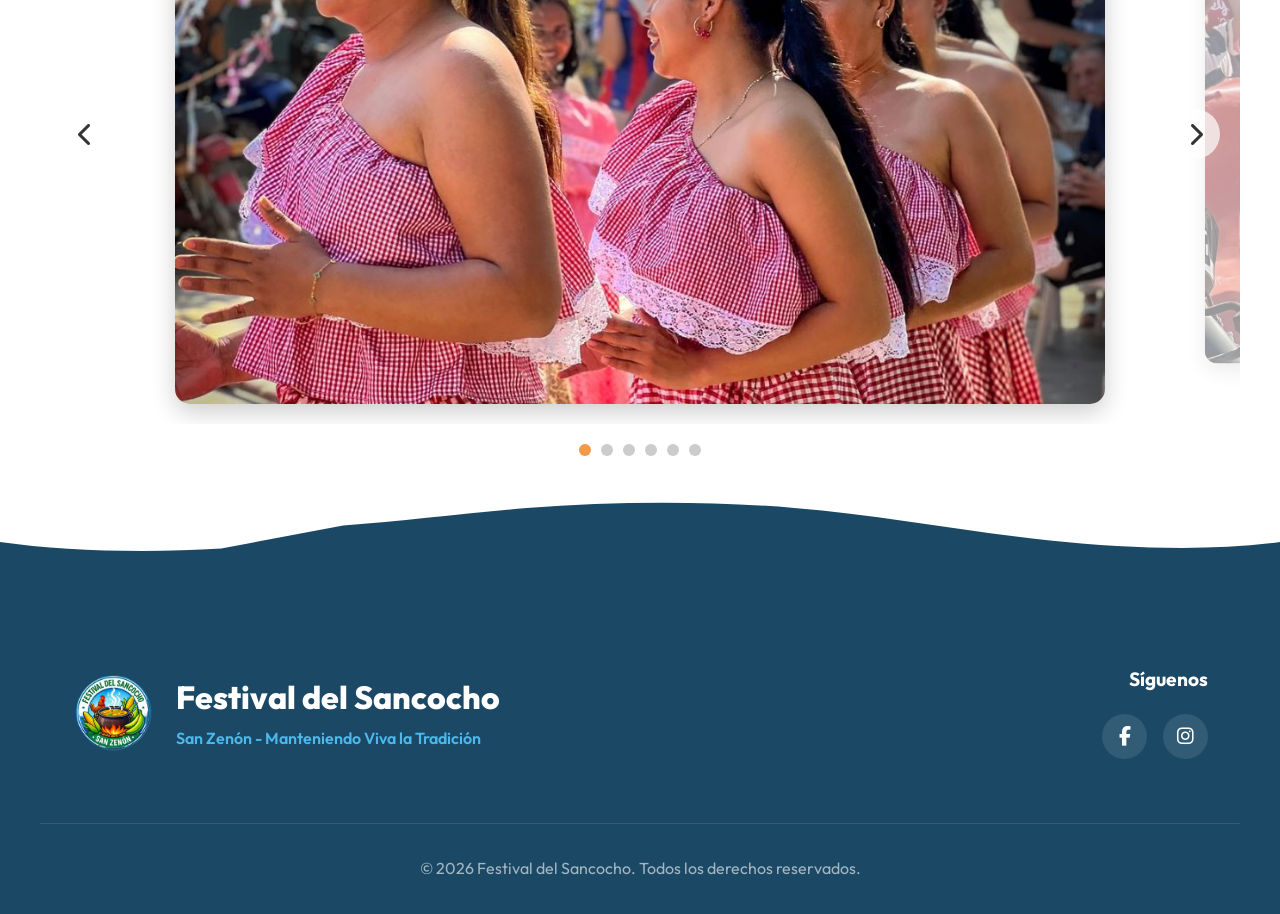
<file: sancocho-2025.html>
<!DOCTYPE html>
<html lang="es">

<head>
    <meta charset="UTF-8">
    <meta name="viewport" content="width=device-width, initial-scale=1.0">
    <title>Memorias Sancocho 2025 - Festival del Sancocho</title>
    <!-- Google Fonts -->
    <link href="https://fonts.googleapis.com/css2?family=Outfit:wght@300;400;600;700;800;900&display=swap"
        rel="stylesheet">
    <link href="https://fonts.googleapis.com/css2?family=Pacifico&display=swap" rel="stylesheet">
    <!-- Font Awesome -->
    <link rel="stylesheet" href="https://cdnjs.cloudflare.com/ajax/libs/font-awesome/6.4.0/css/all.min.css">
    <!-- Custom CSS -->
    <link rel="stylesheet" href="CSS/inicio.css">
    <link rel="stylesheet" href="CSS/carrusel.css">
</head>

<body>

    <!-- Navegación -->
    <nav class="navbar">
        <div class="nav-container">
            <a href="index.html" class="logo-container">
                <img src="IMG/logo.png" alt="Festival del Sancocho Logo" class="nav-logo">
                <span class="logo-text">Festival del Sancocho</span>
            </a>
            <ul class="nav-menu">
                <li><a href="index.html#inicio">Inicio</a></li>
                <li><a href="sancocho-2025.html#resumen">Lo que vivimos</a></li>
                <li><a href="sancocho-2025.html#preparaciones" class="active">Platillos</a></li>
                <li><a href="sancocho-2025.html#galeria">Galería</a></li>
            </ul>
        </div>
    </nav>

    <!-- Hero Section (Estilo Recuerdo) -->
    <header id="inicio" class="hero hero-past-event">
        <div class="hero-overlay"></div>
        <div class="hero-container">
            <div class="hero-content">
                <span class="badge-event"><i class="fa-solid fa-clock-rotate-left"></i> Diciembre 2025 - Barrio Las
                    Malvinas</span>
                <h1>Memorias del Festival <br>del Sancocho</h1>
                <p>Un viaje al pasado para revivir los sabores, la alegría y la unión de nuestra comunidad en la edición
                    del año pasado.</p>
                <div class="hero-buttons">
                    <a href="#resumen" class="btn-primary btn-large"><i class="fa-solid fa-book-open"></i> Leer
                        Resumen</a>
                    <a href="#galeria" class="btn-secondary btn-large"><i class="fa-solid fa-images"></i> Ver
                        Galería</a>
                </div>
            </div>
        </div>
    </header>

    <!-- Resumen del Evento -->
    <section id="resumen" class="summary-section">
        <div class="summary-container">
            <h2 class="colorful-text">Lo que vivimos</h2>
            <p class="summary-text">
                <br><br>
                El Festival del Sancocho 2025 fue un éxito rotundo en el Barrio Las Malvinas. Desde tempranas horas de
                la mañana, el humo de la leña y el aroma de los ingredientes frescos inundaron las calles, atrayendo a
                cientos de visitantes de toda la región. Nuestras cocineras tradicionales demostraron una vez más por
                qué nuestra sazón es inigualable, preparando ollas gigantes de sancocho que deleitaron a cada asistente.
                <br><br>
                Además de la gastronomía, el evento estuvo acompañado de música en vivo, bailes folclóricos y
                actividades para los más pequeños. Fue un día donde celebramos nuestras raíces y fortalecimos los lazos
                comunitarios. Agradecemos a todos los que hicieron parte de esta mágica experiencia y esperamos que
                sigan apoyando nuestra tradición por muchos años más.
            </p>
        </div>
    </section>

    <!-- Sección de Preparaciones -->
    <section id="preparaciones" class="flavors-section"
        style="background-color: var(--bg-light); padding-top: 4rem; padding-bottom: 4rem;">
        <div class="section-header text-center">
            <h2 class="colorful-text">Platillos y Preparaciones</h2>
            <p>Descubre la variedad de sabores que nos acompañaron en la edición 2025</p>
        </div>
        <div class="flavors-grid" style="padding: 0 1rem;">

            <!-- Platillo 1 -->
            <div class="flavor-card">
                <div class="flavor-img"
                    style="background-image: url('IMG/sancocho.png'); background-size: cover; background-position: center; height: 260px;">
                </div>
                <div class="flavor-info">
                    <h3>Sancocho Tradicional</h3>
                    <p>El clásico de la casa, cocinado a leña con los mejores ingredientes de la región.</p>
                </div>
            </div>

            <!-- Platillo 2 -->
            <div class="flavor-card">
                <div class="flavor-img"
                    style="background-image: url('IMG/pescado.jpg'); background-size: cover; background-position: center; height: 260px;">
                </div>
                <div class="flavor-info">
                    <h3>Pescado frito</h3>
                    <p>Delicioso pescado frito con patacones y guacamole fresco.</p>
                </div>
            </div>

            <!-- Platillo 3 -->
            <div class="flavor-card">
                <div class="flavor-img"
                    style="background-image: url('IMG/trifacico.jpg'); background-size: cover; background-position: center; height: 260px;">
                </div>
                <div class="flavor-info">
                    <h3>Sancocho Trifásico</h3>
                    <p>La combinación perfecta de tres carnes para un sabor inigualable.</p>
                </div>
            </div>

            <!-- Platillo 4 -->
            <div class="flavor-card">
                <div class="flavor-img"
                    style="background-image: url('IMG/cerdoB.jpg'); background-size: cover; background-position: center; height: 260px;">
                </div>
                <div class="flavor-info">
                    <h3>cerdo al barril</h3>
                    <p>Carne de cerdo cocinada lentamente al barril, jugosa y llena de sabor.</p>
                </div>
            </div>

            <!-- Platillo 5 -->
            <div class="flavor-card">
                <div class="flavor-img"
                    style="background-image: url('IMG/cerdov.jpg'); background-size: cover; background-position: center; height: 260px;">
                </div>
                <div class="flavor-info">
                    <h3>Cerdo con acompantes</h3>
                    <p>Cerdo horneado con aguacate, papa, arroz y delicioso chimichurri.</p>
                </div>
            </div>

            <!-- Platillo 6 -->
            <div class="flavor-card">
                <div class="flavor-img"
                    style="background-image: url('IMG/salpicon.jpg'); background-size: cover; background-position: center; height: 260px;">
                </div>
                <div class="flavor-info">
                    <h3>Salpicón de pescado</h3>
                    <p>Delicioso salpicón de pescado con guacamole, patacones y arroz.</p>
                </div>
            </div>
        </div>
    </section>

    <!-- Galería / Carrusel -->
    <section id="galeria" class="carousel-section">
        <div class="section-header text-center" style="margin-bottom: 2rem;">
            <h2 class="colorful-text">Galería de Recuerdos</h2>
            <p>Revive los mejores momentos del festival a través de estas fotos y videos</p>
        </div>

        <div class="carousel-container">
            <!-- Pista del carrusel donde van los slides -->
            <div class="carousel-track" id="carouselTrack">

                <!-- Slide 1 -->
                <div class="carousel-slide">
                    <img src="IMG/FOTO 1.jpeg" alt="Recuerdo del festival - Foto 1">
                </div>

                <!-- Slide 2 -->
                <div class="carousel-slide">
                    <img src="IMG/FOTO 2.jpeg" alt="Recuerdo del festival - Foto 2">
                </div>

                <!-- Slide 3 -->
                <div class="carousel-slide">
                    <img src="IMG/FOTO 3.jpeg" alt="Recuerdo del festival - Foto 3" style="object-position: top;">
                </div>

                <!-- Slide 4 -->
                <div class="carousel-slide">
                    <img src="IMG/FOTO 4.jpeg" alt="Recuerdo del festival - Foto 4">
                </div>

                <!-- Slide 5 -->
                <div class="carousel-slide">
                    <img src="IMG/FOTO 5.jpeg" alt="Recuerdo del festival - Foto 5">
                </div>

                <!-- Slide 6: Ejemplo de Video de YouTube -->
                <div class="carousel-slide">
                    <div class="placeholder-media">
                        <i class="fa-brands fa-youtube"></i>
                        <span>VIDEO - Reemplaza con tu enlace de YouTube</span>
                    </div>
                </div>
            </div>

            <!-- Botones de navegación -->
            <button class="carousel-btn prev" id="prevBtn" aria-label="Anterior"><i
                    class="fa-solid fa-chevron-left"></i></button>
            <button class="carousel-btn next" id="nextBtn" aria-label="Siguiente"><i
                    class="fa-solid fa-chevron-right"></i></button>
        </div>

        <!-- Indicadores abajo del carrusel -->
        <div class="carousel-dots" id="carouselDots">
            <!-- Los puntitos se generan dinámicamente con JS -->
        </div>
    </section>

    <!-- Footer -->
    <footer class="footer">
        <div class="footer-wave">
            <svg viewBox="0 0 1200 120" preserveAspectRatio="none">
                <path
                    d="M321.39,56.44c58-10.79,114.16-30.13,172-41.86,82.39-16.72,168.19-17.73,250.45-.39C823.78,31,906.67,72,985.66,92.83c70.05,18.48,146.53,26.09,214.34,3V120H0V95.8C59.71,118,137.9,122.9,207.2,111.45Z"
                    fill="#1b4965"></path>
            </svg>
        </div>
        <div class="footer-content">
            <div class="footer-logo-container">
                <img src="IMG/logo.png" alt="Logo" class="footer-logo">
                <div>
                    <h2>Festival del Sancocho</h2>
                    <p>San Zenón - Manteniendo Viva la Tradición</p>
                </div>
            </div>
            <div class="footer-social">
                <h3>Síguenos</h3>
                <div class="social-icons">
                    <a href="#"><i class="fa-brands fa-facebook-f"></i></a>
                    <a href="#"><i class="fa-brands fa-instagram"></i></a>
                </div>
            </div>
        </div>
        <div class="footer-bottom">
            <p>&copy; 2026 Festival del Sancocho. Todos los derechos reservados.</p>
        </div>
    </footer>

    <!-- Lógica JavaScript del Carrusel -->
    <script>
        document.addEventListener('DOMContentLoaded', function () {
            // Elementos del Carrusel
            const track = document.getElementById('carouselTrack');
            const slides = Array.from(track.children);
            const nextBtn = document.getElementById('nextBtn');
            const prevBtn = document.getElementById('prevBtn');
            const dotsContainer = document.getElementById('carouselDots');

            // Generar puntitos dinámicamente según la cantidad de slides
            dotsContainer.innerHTML = '';
            slides.forEach((_, index) => {
                const dot = document.createElement('div');
                dot.classList.add('dot');
                if (index === 0) dot.classList.add('active');
                dot.dataset.slide = index;
                dotsContainer.appendChild(dot);
            });
            const dots = Array.from(document.querySelectorAll('.dot'));

            let currentIndex = 0;

            function updateCarousel(index) {
                // Calcular el desplazamiento en píxeles para centrar el slide actual
                const containerWidth = track.parentElement.clientWidth;
                const slideWidth = containerWidth * 0.8; // Porque flex es 80%
                const offset = (containerWidth / 2) - (slideWidth / 2) - (index * slideWidth);

                track.style.transform = `translateX(${offset}px)`;

                // Actualizar clases de los slides (efecto centro)
                slides.forEach((slide, i) => {
                    slide.classList.remove('active-slide');
                    if (i === index) slide.classList.add('active-slide');
                });

                // Actualizar estilo de los puntitos
                dots.forEach(dot => dot.classList.remove('active'));
                if (dots[index]) dots[index].classList.add('active');
            }

            // Reposicionar al cambiar tamaño de ventana
            window.addEventListener('resize', () => {
                setTimeout(() => updateCarousel(currentIndex), 100);
            });

            // Inicializar carrusel
            updateCarousel(currentIndex);

            // Evento Botón Siguiente
            nextBtn.addEventListener('click', () => {
                currentIndex = (currentIndex + 1) % slides.length;
                updateCarousel(currentIndex);
            });

            // Evento Botón Anterior
            prevBtn.addEventListener('click', () => {
                currentIndex = (currentIndex - 1 + slides.length) % slides.length;
                updateCarousel(currentIndex);
            });

            // Eventos Puntitos
            dots.forEach((dot, index) => {
                dot.addEventListener('click', () => {
                    currentIndex = index;
                    updateCarousel(currentIndex);
                });
            });

            // Lógica para el menú activo al hacer scroll
            const sections = document.querySelectorAll('section[id], header[id]');
            const navLinks = document.querySelectorAll('.nav-menu a[href^="#"]');

            window.addEventListener('scroll', () => {
                let currentId = '';
                sections.forEach(section => {
                    const sectionTop = section.offsetTop;
                    if (window.scrollY >= (sectionTop - 150)) {
                        currentId = section.getAttribute('id');
                    }
                });
                navLinks.forEach(link => {
                    link.classList.remove('active');
                    if (currentId && link.getAttribute('href') === '#' + currentId) {
                        link.classList.add('active');
                    }
                });
            });
        });
    </script>
</body>

</html>
</file>
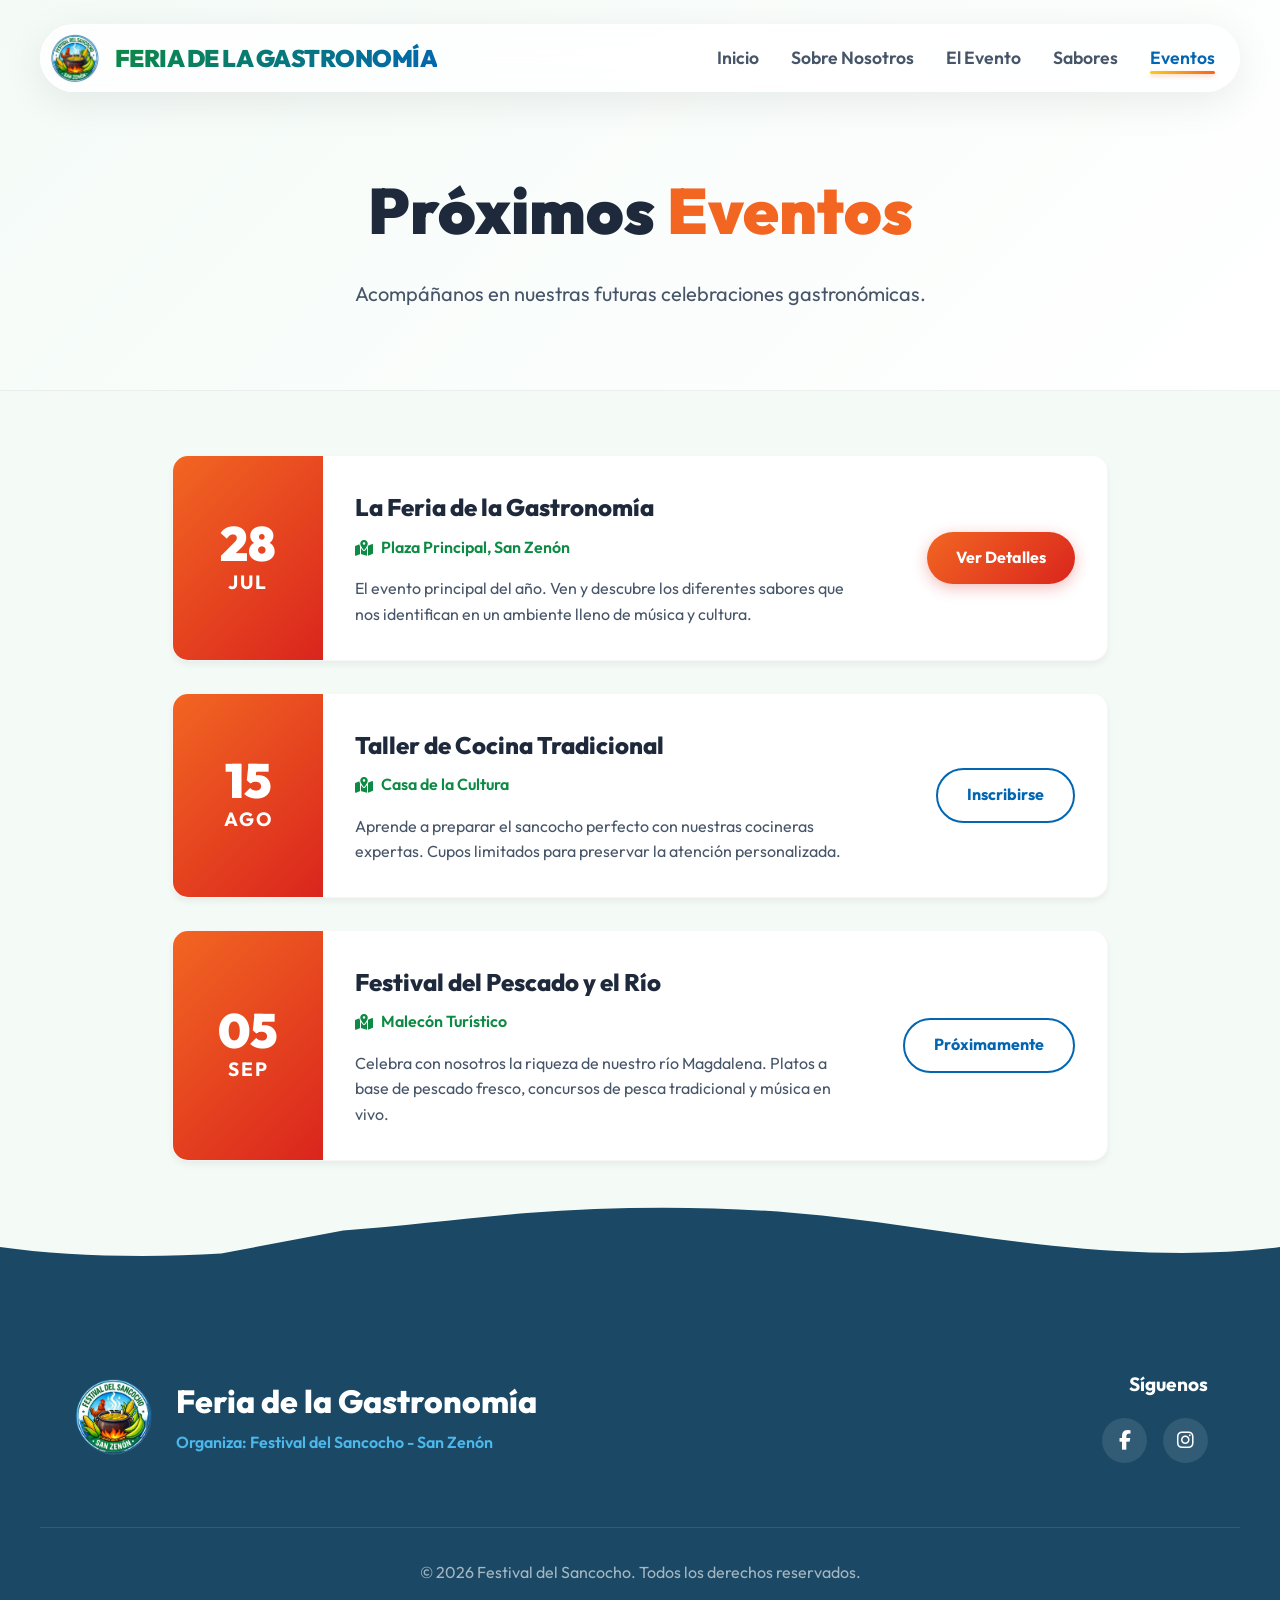
<file: HTML/EVENTOS.HTML>
<!DOCTYPE html>
<html lang="es">
<head>
    <meta charset="UTF-8">
    <meta name="viewport" content="width=device-width, initial-scale=1.0">
    <title>Eventos Pendientes - Feria de la Gastronomía</title>
    <!-- Google Fonts -->
    <link href="https://fonts.googleapis.com/css2?family=Outfit:wght@300;400;600;700;800;900&display=swap" rel="stylesheet">
    <!-- Font Awesome -->
    <link rel="stylesheet" href="https://cdnjs.cloudflare.com/ajax/libs/font-awesome/6.4.0/css/all.min.css">
    <!-- Custom CSS -->
    <link rel="stylesheet" href="../CSS/inicio.css">
</head>
<body>

    <!-- Navegación -->
    <nav class="navbar">
        <div class="nav-container">
            <a href="INICIO.HTML" class="logo-container">
                <img src="../IMG/logo.png" alt="Festival del Sancocho Logo" class="nav-logo">
                <span class="logo-text">Feria de la Gastronomía</span>
            </a>
            <ul class="nav-menu">
                <li><a href="INICIO.HTML#inicio">Inicio</a></li>
                <li><a href="INICIO.HTML#nosotros">Sobre Nosotros</a></li>
                <li><a href="INICIO.HTML#evento">El Evento</a></li>
                <li><a href="INICIO.HTML#sabores">Sabores</a></li>
                <li><a href="EVENTOS.HTML" class="active">Eventos</a></li>
            </ul>
        </div>
    </nav>

    <!-- Page Header -->
    <header class="page-header">
        <div class="page-header-content text-center">
            <h1>Próximos <span>Eventos</span></h1>
            <p>Acompáñanos en nuestras futuras celebraciones gastronómicas.</p>
        </div>
    </header>

    <!-- Lista de Eventos -->
    <section class="events-list-section">
        <div class="events-container">
            
            <div class="event-list-card">
                <div class="event-list-date">
                    <span class="day">28</span>
                    <span class="month">JUL</span>
                </div>
                <div class="event-list-info">
                    <h3>La Feria de la Gastronomía</h3>
                    <p class="event-location"><i class="fa-solid fa-map-location-dot"></i> Plaza Principal, San Zenón</p>
                    <p class="event-desc">El evento principal del año. Ven y descubre los diferentes sabores que nos identifican en un ambiente lleno de música y cultura.</p>
                </div>
                <div class="event-list-action">
                    <a href="INICIO.HTML#evento" class="btn-primary">Ver Detalles</a>
                </div>
            </div>

            <div class="event-list-card">
                <div class="event-list-date">
                    <span class="day">15</span>
                    <span class="month">AGO</span>
                </div>
                <div class="event-list-info">
                    <h3>Taller de Cocina Tradicional</h3>
                    <p class="event-location"><i class="fa-solid fa-map-location-dot"></i> Casa de la Cultura</p>
                    <p class="event-desc">Aprende a preparar el sancocho perfecto con nuestras cocineras expertas. Cupos limitados para preservar la atención personalizada.</p>
                </div>
                <div class="event-list-action">
                    <a href="#" class="btn-secondary">Inscribirse</a>
                </div>
            </div>

            <div class="event-list-card">
                <div class="event-list-date">
                    <span class="day">05</span>
                    <span class="month">SEP</span>
                </div>
                <div class="event-list-info">
                    <h3>Festival del Pescado y el Río</h3>
                    <p class="event-location"><i class="fa-solid fa-map-location-dot"></i> Malecón Turístico</p>
                    <p class="event-desc">Celebra con nosotros la riqueza de nuestro río Magdalena. Platos a base de pescado fresco, concursos de pesca tradicional y música en vivo.</p>
                </div>
                <div class="event-list-action">
                    <a href="#" class="btn-secondary">Próximamente</a>
                </div>
            </div>

        </div>
    </section>

    <!-- Footer -->
    <footer class="footer">
        <div class="footer-wave">
            <svg viewBox="0 0 1200 120" preserveAspectRatio="none">
                <path d="M321.39,56.44c58-10.79,114.16-30.13,172-41.86,82.39-16.72,168.19-17.73,250.45-.39C823.78,31,906.67,72,985.66,92.83c70.05,18.48,146.53,26.09,214.34,3V120H0V95.8C59.71,118,137.9,122.9,207.2,111.45Z" fill="#1b4965"></path>
            </svg>
        </div>
        <div class="footer-content">
            <div class="footer-logo-container">
                <img src="../IMG/logo.png" alt="Logo" class="footer-logo">
                <div>
                    <h2>Feria de la Gastronomía</h2>
                    <p>Organiza: Festival del Sancocho - San Zenón</p>
                </div>
            </div>
            <div class="footer-social">
                <h3>Síguenos</h3>
                <div class="social-icons">
                    <a href="#"><i class="fa-brands fa-facebook-f"></i></a>
                    <a href="#"><i class="fa-brands fa-instagram"></i></a>
                </div>
            </div>
        </div>
        <div class="footer-bottom">
            <p>&copy; 2026 Festival del Sancocho. Todos los derechos reservados.</p>
        </div>
    </footer>

</body>
</html>
</file>
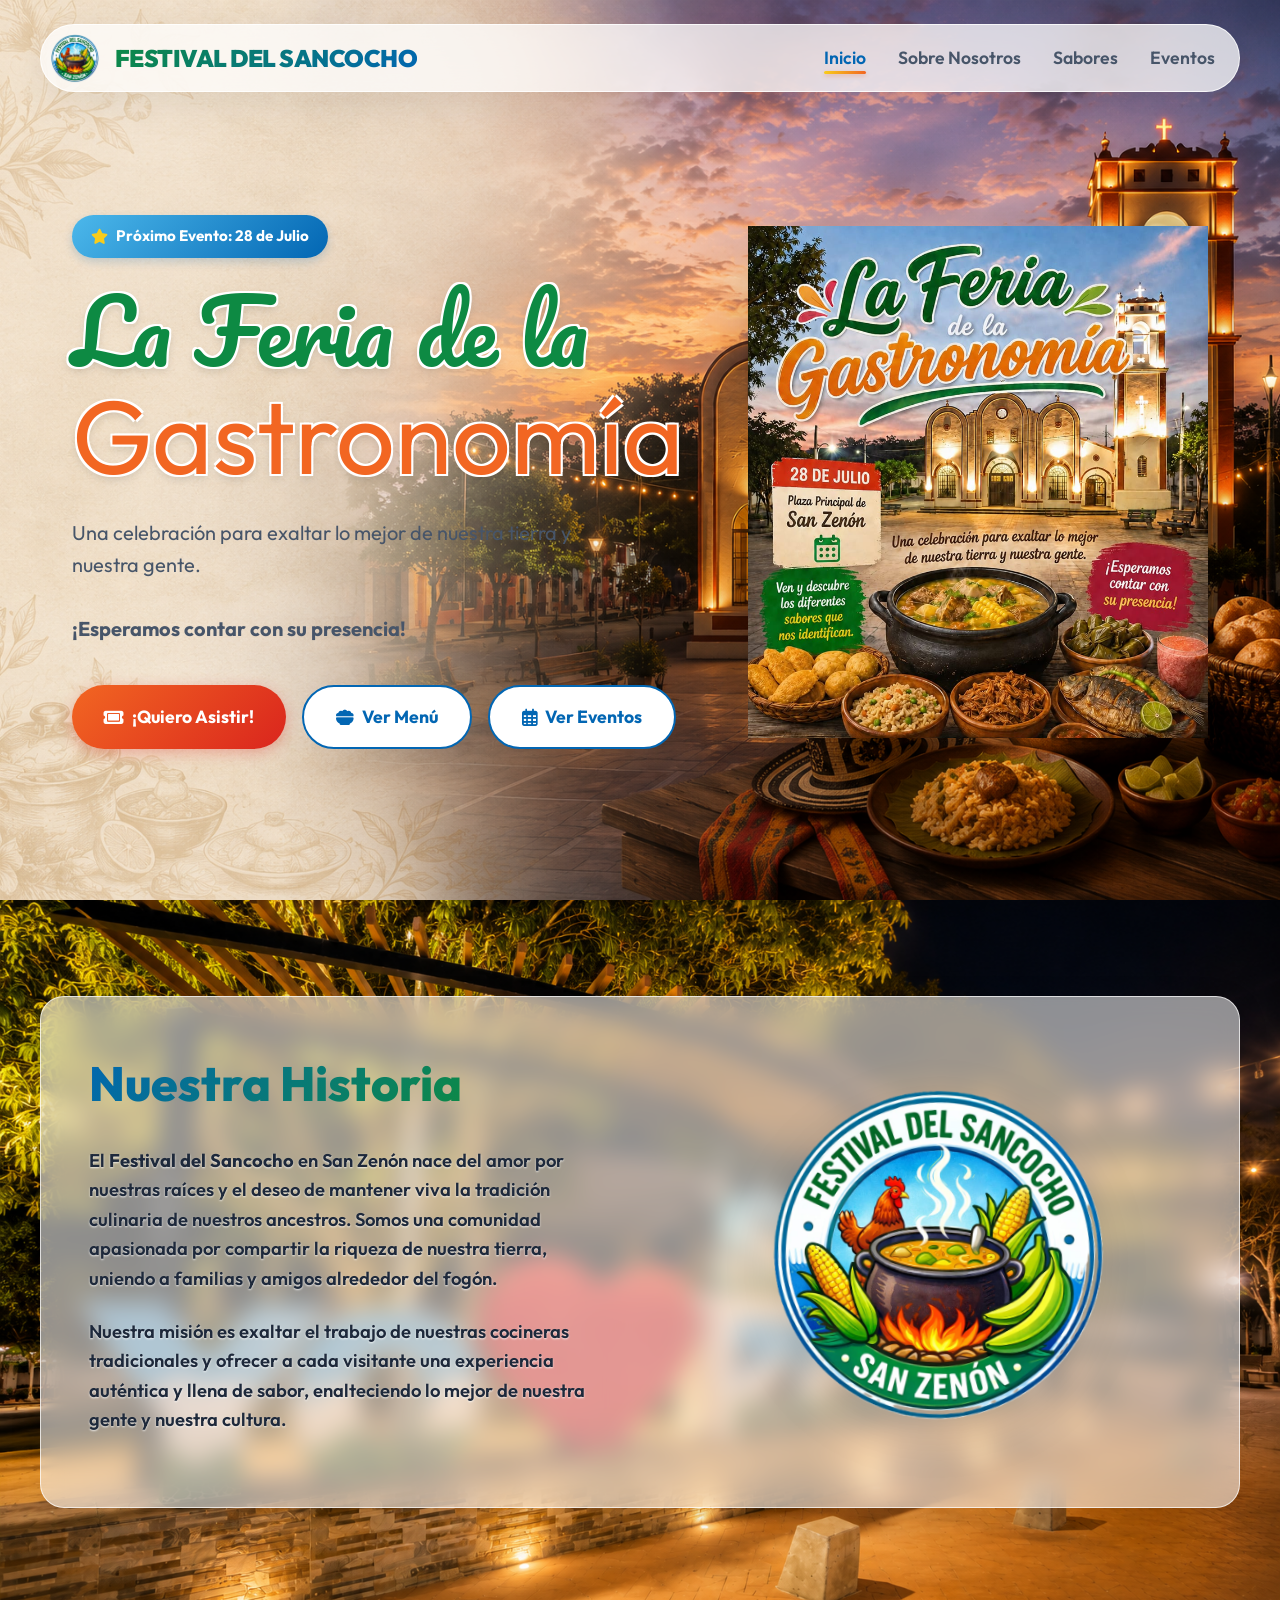
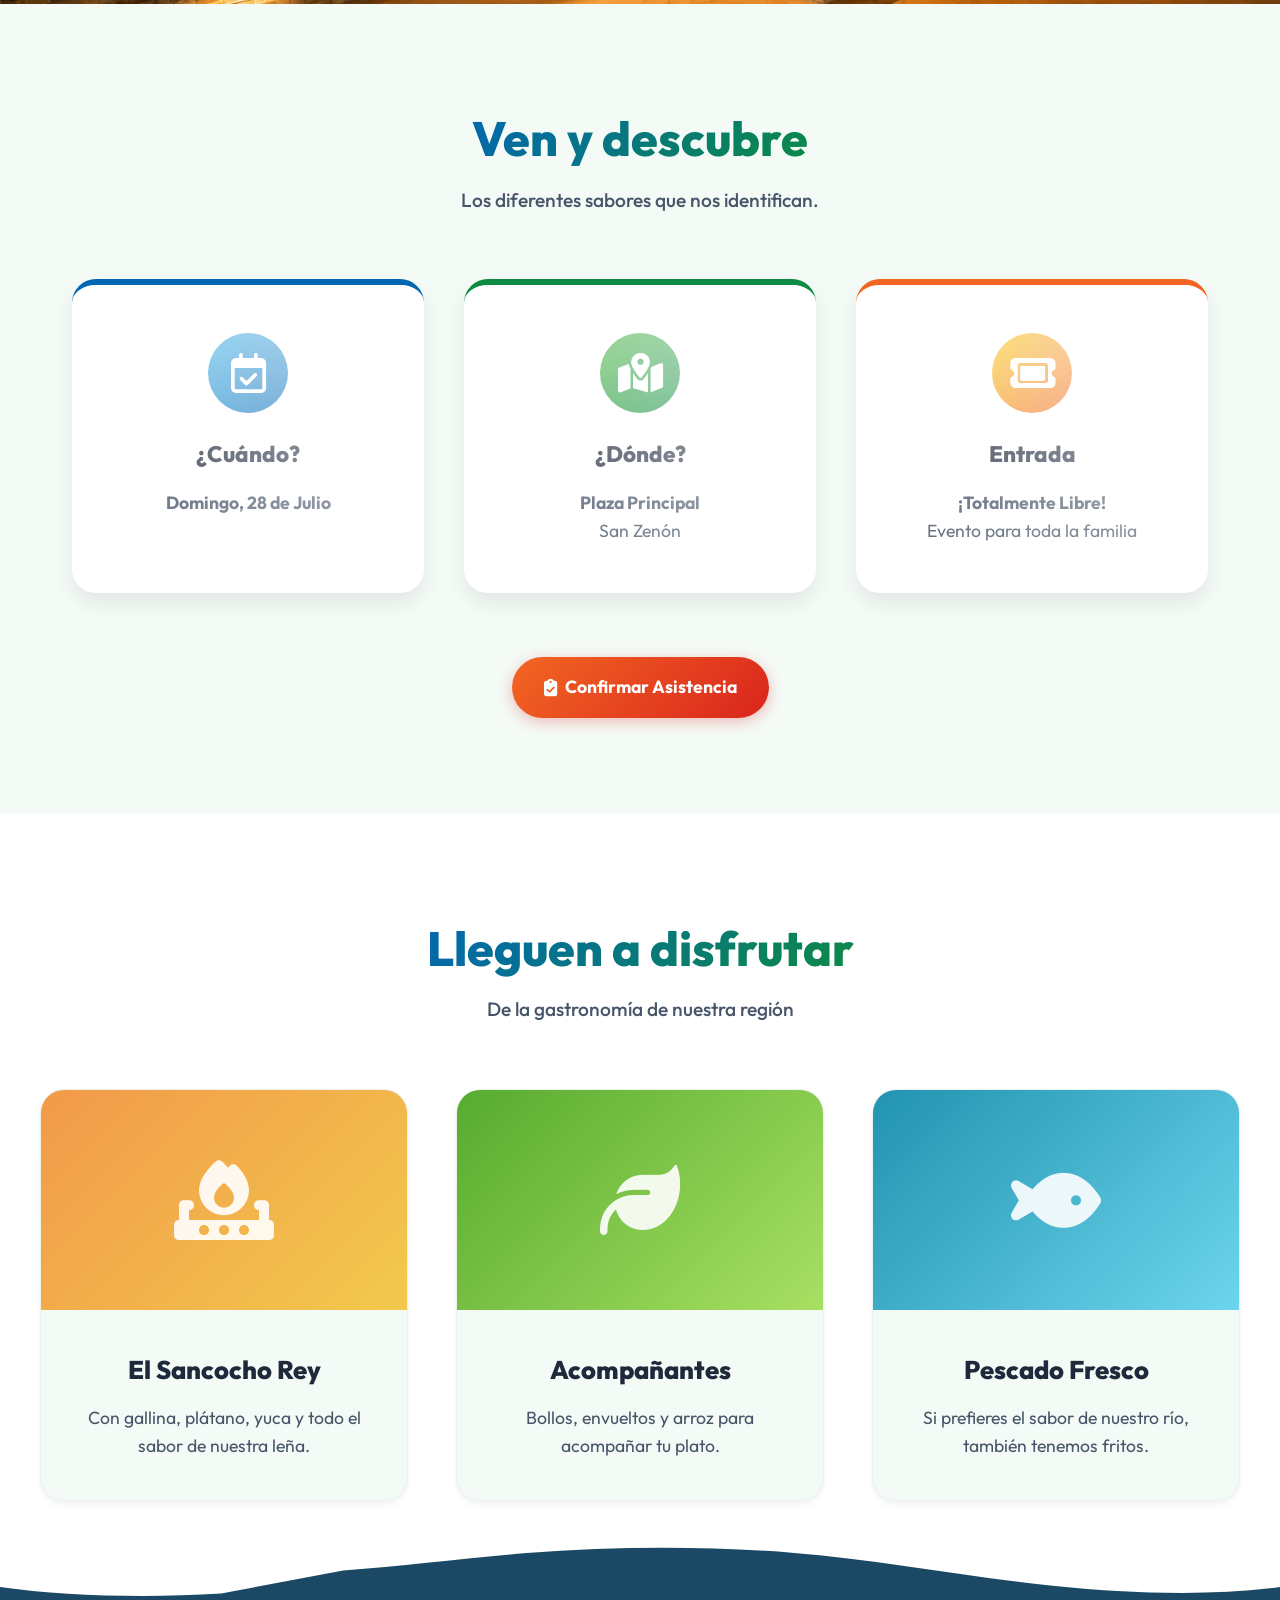
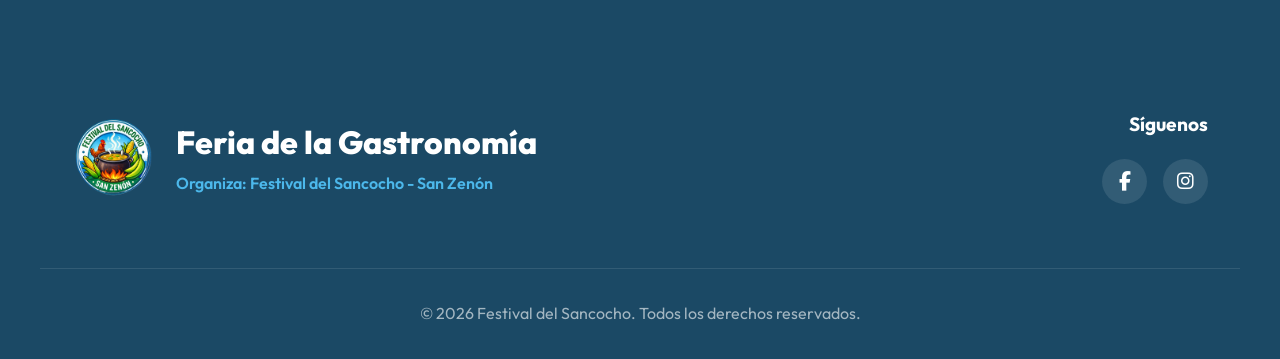
<file: HTML/INICIO.HTML>
<!DOCTYPE html>
<html lang="es">

<head>
    <meta charset="UTF-8">
    <meta name="viewport" content="width=device-width, initial-scale=1.0">
    <title>Festival del Sancocho- San Zenón</title>
    <!-- Google Fonts -->
    <link href="https://fonts.googleapis.com/css2?family=Outfit:wght@300;400;600;700;800;900&display=swap"
        rel="stylesheet">
    <link href="https://fonts.googleapis.com/css2?family=Pacifico&display=swap" rel="stylesheet">
    <!-- Font Awesome -->
    <link rel="stylesheet" href="https://cdnjs.cloudflare.com/ajax/libs/font-awesome/6.4.0/css/all.min.css">
    <!-- Custom CSS -->
    <link rel="stylesheet" href="../CSS/inicio.css">
</head>

<body>

    <!-- Navegación -->
    <nav class="navbar">
        <div class="nav-container">
            <a href="#" class="logo-container">
                <img src="../IMG/logo.png" alt="Festival del Sancocho Logo" class="nav-logo">
                <span class="logo-text">Festival del Sancocho </span>
            </a>
            <ul class="nav-menu">
                <li><a href="#inicio" class="active">Inicio</a></li>
                <li><a href="#nosotros">Sobre Nosotros</a></li>
                <li><a href="#sabores">Sabores</a></li>
                <li><a href="EVENTOS.HTML">Eventos</a></li>
            </ul>
        </div>
    </nav>

    <!-- Hero Section -->
    <header id="inicio" class="hero">
        <div class="hero-overlay"></div>
        <div class="hero-container">
            <div class="hero-content">
                <span class="badge-event"><i class="fa-solid fa-star"></i> Próximo Evento: 28 de Julio</span>
                <h1>La Feria de la <br><span>Gastronomía</span></h1>
                <p>Una celebración para exaltar lo mejor de nuestra tierra y nuestra gente. <br><br><strong>¡Esperamos contar con su presencia!</strong></p>
                <div class="hero-buttons">
                    <a href="#evento" class="btn-primary btn-large"><i class="fa-solid fa-ticket"></i> ¡Quiero Asistir!</a>
                    <a href="#sabores" class="btn-secondary btn-large"><i class="fa-solid fa-bowl-food"></i> Ver Menú</a>
                    <a href="EVENTOS.HTML" class="btn-secondary btn-large"><i class="fa-regular fa-calendar-days"></i> Ver Eventos</a>
                </div>
            </div>
            <div class="hero-image-placeholder">
                <img src="../IMG/evento 1.png" alt="Logo Principal" class="hero-logo">
            </div>
        </div>
    </header>

    <!-- Sobre Nosotros -->
    <section id="nosotros" class="about-section">
        <div class="about-container">
            <div class="about-text">
                <h2 class="colorful-text">Nuestra Historia</h2>
                <p>El <strong>Festival del Sancocho</strong> en San Zenón nace del amor por nuestras raíces y el deseo
                    de mantener viva la tradición culinaria de nuestros ancestros. Somos una comunidad apasionada por
                    compartir la riqueza de nuestra tierra, uniendo a familias y amigos alrededor del fogón.</p>
                <p>Nuestra misión es exaltar el trabajo de nuestras cocineras tradicionales y ofrecer a cada visitante
                    una experiencia auténtica y llena de sabor, enalteciendo lo mejor de nuestra gente y nuestra
                    cultura.</p>
            </div>
            <div class="about-image">
                <img src="../IMG/logo.png" alt="Logo Festival del Sancocho" class="about-logo">
            </div>
        </div>
    </section>

    <!-- Información del Evento -->
    <section id="evento" class="event-section">
        <div class="section-header text-center">
            <h2 class="colorful-text">Ven y descubre</h2>
            <p>Los diferentes sabores que nos identifican.</p>
        </div>
        <div class="event-cards">
            <div class="event-card color-blue">
                <div class="card-icon"><i class="fa-regular fa-calendar-check"></i></div>
                <h3>¿Cuándo?</h3>
                <p><strong>Domingo, 28 de Julio</strong></p>
            </div>
            <div class="event-card color-green">
                <div class="card-icon"><i class="fa-solid fa-map-location-dot"></i></div>
                <h3>¿Dónde?</h3>
                <p><strong>Plaza Principal</strong><br>San Zenón</p>
            </div>
            <div class="event-card color-orange">
                <div class="card-icon"><i class="fa-solid fa-ticket"></i></div>
                <h3>Entrada</h3>
                <p><strong>¡Totalmente Libre!</strong><br>Evento para toda la familia</p>
            </div>
        </div>

        <div class="event-action text-center">
            <a href="#" class="btn-primary btn-large">
                <i class="fa-solid fa-clipboard-check"></i> Confirmar Asistencia
            </a>
        </div>
    </section>

    <!-- Sección de Sabores -->
    <section id="sabores" class="flavors-section">
        <div class="section-header text-center">
            <h2 class="colorful-text">Lleguen a disfrutar</h2>
            <p>De la gastronomía de nuestra región</p>
        </div>
        <div class="flavors-grid">
            <div class="flavor-card">
                <div class="flavor-img" style="background: linear-gradient(135deg, #f2994a 0%, #f2c94c 100%);">
                    <i class="fa-solid fa-fire-burner"></i>
                </div>
                <div class="flavor-info">
                    <h3>El Sancocho Rey</h3>
                    <p>Con gallina, plátano, yuca y todo el sabor de nuestra leña.</p>
                </div>
            </div>
            <div class="flavor-card">
                <div class="flavor-img" style="background: linear-gradient(135deg, #56ab2f 0%, #a8e063 100%);">
                    <i class="fa-solid fa-leaf"></i>
                </div>
                <div class="flavor-info">
                    <h3>Acompañantes</h3>
                    <p>Bollos, envueltos y arroz para acompañar tu plato.</p>
                </div>
            </div>
            <div class="flavor-card">
                <div class="flavor-img" style="background: linear-gradient(135deg, #2193b0 0%, #6dd5ed 100%);">
                    <i class="fa-solid fa-fish"></i>
                </div>
                <div class="flavor-info">
                    <h3>Pescado Fresco</h3>
                    <p>Si prefieres el sabor de nuestro río, también tenemos fritos.</p>
                </div>
            </div>
        </div>
    </section>

    <!-- Footer -->
    <footer class="footer">
        <div class="footer-wave">
            <svg viewBox="0 0 1200 120" preserveAspectRatio="none">
                <path
                    d="M321.39,56.44c58-10.79,114.16-30.13,172-41.86,82.39-16.72,168.19-17.73,250.45-.39C823.78,31,906.67,72,985.66,92.83c70.05,18.48,146.53,26.09,214.34,3V120H0V95.8C59.71,118,137.9,122.9,207.2,111.45Z"
                    fill="#1b4965"></path>
            </svg>
        </div>
        <div class="footer-content">
            <div class="footer-logo-container">
                <img src="../IMG/logo.png" alt="Logo" class="footer-logo">
                <div>
                    <h2>Feria de la Gastronomía</h2>
                    <p>Organiza: Festival del Sancocho - San Zenón</p>
                </div>
            </div>
            <div class="footer-social">
                <h3>Síguenos</h3>
                <div class="social-icons">
                    <a href="#"><i class="fa-brands fa-facebook-f"></i></a>
                    <a href="#"><i class="fa-brands fa-instagram"></i></a>
                </div>
            </div>
        </div>
        <div class="footer-bottom">
            <p>&copy; 2026 Festival del Sancocho. Todos los derechos reservados.</p>
        </div>
    </footer>

</body>

</html>
</file>
<file: CSS/inicio.css>
/* Variables y Configuración Base inspiradas en el Logo */
:root {
    /* Colores del Logo */
    --logo-green: #0d8a43;
    --logo-green-light: #52b848;
    --logo-blue: #0266b3;
    --logo-blue-light: #4cb8eb;
    --logo-yellow: #f8cc1b;
    --logo-orange: #f26622;
    --logo-red: #da251d;

    --primary: var(--logo-green);
    --secondary: var(--logo-blue);
    --accent: var(--logo-orange);

    --bg-light: #f4fbf7;
    /* Tonos muy suaves de verde/crema */
    --bg-white: #ffffff;
    --bg-dark: #1b4965;

    --text-dark: #1e293b;
    --text-muted: #475569;

    --radius-sm: 8px;
    --radius-md: 16px;
    --radius-lg: 24px;
    --radius-full: 9999px;

    --shadow-sm: 0 4px 6px rgba(0, 0, 0, 0.05);
    --shadow-md: 0 10px 20px rgba(0, 0, 0, 0.08);
    --shadow-lg: 0 20px 40px rgba(13, 138, 67, 0.2);

    --transition: all 0.3s ease;
}

* {
    margin: 0;
    padding: 0;
    box-sizing: border-box;
    font-family: 'Outfit', sans-serif;
    scroll-behavior: smooth;
}

body {
    background-color: var(--bg-light);
    color: var(--text-dark);
    line-height: 1.6;
    overflow-x: hidden;
}

a {
    text-decoration: none;
    color: inherit;
}

/* Componentes Comunes */
.colorful-text {
    background: linear-gradient(135deg, var(--logo-blue), var(--logo-green));
    -webkit-background-clip: text;
    -webkit-text-fill-color: transparent;
    display: inline-block;
}

.btn-primary {
    background: linear-gradient(135deg, var(--logo-orange), var(--logo-red));
    color: white;
    padding: 0.8rem 1.8rem;
    border-radius: var(--radius-full);
    font-weight: 700;
    display: inline-flex;
    align-items: center;
    justify-content: center;
    white-space: nowrap;
    gap: 0.5rem;
    transition: var(--transition);
    border: none;
    box-shadow: 0 4px 15px rgba(218, 37, 29, 0.3);
}

.btn-primary:hover {
    transform: translateY(-3px);
    box-shadow: 0 8px 25px rgba(218, 37, 29, 0.4);
    color: white;
}

.btn-secondary {
    background-color: white;
    color: var(--logo-blue);
    padding: 0.8rem 1.8rem;
    border-radius: var(--radius-full);
    font-weight: 700;
    display: inline-flex;
    align-items: center;
    justify-content: center;
    white-space: nowrap;
    gap: 0.5rem;
    transition: var(--transition);
    border: 2px solid var(--logo-blue);
}

.btn-secondary:hover {
    background-color: var(--logo-blue-light);
    color: white;
    border-color: var(--logo-blue-light);
    transform: translateY(-3px);
}

.btn-large {
    padding: 1rem 2rem;
    font-size: 1.1rem;
}

/* Navegación - Estilo Flotante Premium */
.navbar {
    position: fixed;
    top: 1.5rem;
    left: 50%;
    transform: translateX(-50%);
    width: 95%;
    max-width: 1200px;
    background-color: rgba(255, 255, 255, 0.75);
    backdrop-filter: blur(20px);
    -webkit-backdrop-filter: blur(20px);
    z-index: 1000;
    box-shadow: 0 10px 40px rgba(0, 0, 0, 0.08);
    border: 1px solid rgba(255, 255, 255, 0.8);
    border-radius: 50px;
    transition: all 0.4s cubic-bezier(0.165, 0.84, 0.44, 1);
}

.navbar:hover {
    box-shadow: 0 15px 50px rgba(0, 0, 0, 0.12);
    background-color: rgba(255, 255, 255, 0.85);
}

.nav-container {
    padding: 0.5rem 1.5rem 0.5rem 0.5rem; /* Menos padding a la izq por el logo, más a la der */
    display: flex;
    justify-content: space-between;
    align-items: center;
}

.logo-container {
    display: flex;
    align-items: center;
    gap: 1rem;
}

.nav-logo {
    height: 50px;
    width: auto;
}

.logo-text {
    font-size: 1.5rem;
    font-weight: 900;
    background: linear-gradient(135deg, var(--logo-green), var(--logo-blue));
    -webkit-background-clip: text;
    -webkit-text-fill-color: transparent;
    text-transform: uppercase;
    letter-spacing: -0.5px;
}

.nav-menu {
    display: flex;
    list-style: none;
    gap: 2rem;
}

.nav-menu a {
    font-weight: 600;
    color: var(--text-muted);
    transition: var(--transition);
    position: relative;
    font-size: 1.1rem;
}

.nav-menu a:hover,
.nav-menu a.active {
    color: var(--logo-blue);
}

.nav-menu a::after {
    content: '';
    position: absolute;
    bottom: -5px;
    left: 0;
    width: 0%;
    height: 3px;
    background: linear-gradient(90deg, var(--logo-yellow), var(--logo-orange));
    transition: var(--transition);
    border-radius: 5px;
    box-shadow: 0 2px 4px rgba(242, 102, 34, 0.3);
}

.nav-menu a:hover::after,
.nav-menu a.active::after {
    width: 100%;
}

/* Hero Section */
.hero {
    min-height: 100vh;
    position: relative;
    background-image: url("../IMG/fondo sesion.png");
    background-size: cover;
    background-position: center;
    background-repeat: no-repeat;
    display: flex;
    align-items: center;
    justify-content: center;
}

.hero-overlay {
    position: absolute;
    top: 0;
    left: 0;
    width: 100%;
    height: 100%;

    z-index: 1;
}

.hero-container {
    max-width: 1200px;
    width: 100%;
    margin: 0 auto;
    padding: 8rem 2rem 4rem;
    display: flex;
    align-items: center;
    gap: 4rem;
    z-index: 2;
    position: relative;
}

/* Elementos decorativos de fondo en el hero */
.hero::before {
    display: none;
}

.hero-content {
    flex: 1;
    z-index: 2;
}

.badge-event {
    display: inline-flex;
    align-items: center;
    gap: 0.5rem;
    background: linear-gradient(135deg, var(--logo-blue-light), var(--logo-blue));
    color: white;
    padding: 0.6rem 1.2rem;
    border-radius: var(--radius-full);
    font-weight: 700;
    font-size: 0.95rem;
    margin-bottom: 1.5rem;
    box-shadow: 0 4px 10px rgba(2, 102, 179, 0.2);
}

.badge-event i {
    color: var(--logo-yellow);
}

.hero-content h1 {
    font-family: 'Pacifico', cursive;
    font-size: 5.5rem;
    font-weight: 400;
    line-height: 1.1;
    margin-bottom: 1.5rem;
    color: var(--logo-green);
    text-shadow: 2px 2px 0px white, -2px -2px 0px white, 2px -2px 0px white, -2px 2px 0px white, 0px 4px 10px rgba(0, 0, 0, 0.15);
}

.hero-content h1 span {
    color: var(--logo-orange);
    position: relative;
    display: inline-block;
    font-size: 6.5rem;
}

.hero-content p {
    font-size: 1.25rem;
    color: var(--text-muted);
    margin-bottom: 2.5rem;
    max-width: 550px;
    font-weight: 400;
}

.hero-buttons {
    display: flex;
    gap: 1rem;
}

/* Hero Graphic Placeholder */
.hero-image-placeholder {
    flex: 1;
    position: relative;
    height: 600px;
    display: flex;
    align-items: center;
    justify-content: center;
    z-index: 2;
}

.hero-logo {
    width: 100%;
    max-width: 500px;
    height: auto;
    animation: floatLogo 6s infinite ease-in-out;
    filter: drop-shadow(0 20px 30px rgba(0, 0, 0, 0.15));
}

@keyframes floatLogo {

    0%,
    100% {
        transform: translateY(0) scale(1);
    }

    50% {
        transform: translateY(-15px) scale(1.02);
    }
}

/* Secciones Comunes */
.section-header {
    margin-bottom: 4rem;
}

.section-header h2 {
    font-size: 3rem;
    font-weight: 800;
    margin-bottom: 0.5rem;
}

.section-header p {
    font-size: 1.2rem;
    color: var(--text-muted);
    font-weight: 500;
}

.text-center {
    text-align: center;
}

/* Event Section */
.event-section {
    padding: 6rem 2rem;
    max-width: 1200px;
    margin: 0 auto;
}

.event-cards {
    display: grid;
    grid-template-columns: repeat(3, 1fr);
    gap: 2.5rem;
}

.event-card {
    background: white;
    padding: 3rem 2rem;
    border-radius: var(--radius-lg);
    box-shadow: var(--shadow-md);
    text-align: center;
    transition: var(--transition);
    border-top: 6px solid transparent;
    position: relative;
    overflow: hidden;
}

.event-card::before {
    content: '';
    position: absolute;
    top: 0;
    left: 0;
    width: 100%;
    height: 100%;
    background: radial-gradient(circle at top right, rgba(255, 255, 255, 0.8), transparent);
    pointer-events: none;
}

.event-card:hover {
    transform: translateY(-10px);
    box-shadow: var(--shadow-lg);
}

.event-card.color-blue {
    border-top-color: var(--logo-blue);
}

.event-card.color-green {
    border-top-color: var(--logo-green);
}

.event-card.color-orange {
    border-top-color: var(--logo-orange);
}

.card-icon {
    width: 80px;
    height: 80px;
    border-radius: 50%;
    display: flex;
    align-items: center;
    justify-content: center;
    font-size: 2.5rem;
    margin: 0 auto 1.5rem;
    color: white;
}

.color-blue .card-icon {
    background: linear-gradient(135deg, var(--logo-blue-light), var(--logo-blue));
}

.color-green .card-icon {
    background: linear-gradient(135deg, var(--logo-green-light), var(--logo-green));
}

.color-orange .card-icon {
    background: linear-gradient(135deg, var(--logo-yellow), var(--logo-orange));
}

.event-card h3 {
    font-size: 1.4rem;
    margin-bottom: 1rem;
    font-weight: 800;
}

.event-card p {
    color: var(--text-muted);
    font-size: 1.1rem;
}

.event-action {
    margin-top: 4rem;
}

/* Flavors Section */
.flavors-section {
    padding: 6rem 2rem;
    background-color: white;
    position: relative;
}

.flavors-grid {
    max-width: 1200px;
    margin: 0 auto;
    display: grid;
    grid-template-columns: repeat(3, 1fr);
    gap: 3rem;
}

.flavor-card {
    background: var(--bg-light);
    border-radius: var(--radius-lg);
    overflow: hidden;
    box-shadow: var(--shadow-sm);
    transition: var(--transition);
    border: 1px solid rgba(0, 0, 0, 0.03);
}

.flavor-card:hover {
    transform: translateY(-10px);
    box-shadow: var(--shadow-md);
}

.flavor-img {
    height: 220px;
    display: flex;
    align-items: center;
    justify-content: center;
    font-size: 5rem;
    color: rgba(255, 255, 255, 0.9);
}

.flavor-info {
    padding: 2.5rem 2rem;
    text-align: center;
}

.flavor-info h3 {
    font-size: 1.6rem;
    margin-bottom: 0.8rem;
    color: var(--text-dark);
    font-weight: 800;
}

.flavor-info p {
    color: var(--text-muted);
    font-size: 1.1rem;
}

/* About Section */
.about-section {
    padding: 6rem 2rem;
    position: relative;
    background-image: url("../IMG/fondo nosotros.png");
    background-size: cover;
    background-position: center;
    background-repeat: no-repeat;
    display: flex;
    align-items: center;
    justify-content: center;
}

.about-overlay {
    display: none; /* Capa opaca removida */
}

.about-container {
    max-width: 1200px;
    width: 100%;
    margin: 0 auto;
    display: flex;
    align-items: center;
    gap: 4rem;
    
    /* Efecto Glassmorphism */
    background: rgba(255, 255, 255, 0.55);
    backdrop-filter: blur(12px);
    -webkit-backdrop-filter: blur(12px);
    border: 1px solid rgba(255, 255, 255, 0.7);
    padding: 3rem;
    border-radius: var(--radius-lg);
    box-shadow: 0 8px 32px rgba(0, 0, 0, 0.1);
    
    position: relative;
    z-index: 2;
}

.about-text {
    flex: 1;
}

.about-text h2 {
    font-size: 3rem;
    font-weight: 800;
    margin-bottom: 1.5rem;
}

.about-text p {
    font-size: 1.15rem;
    color: #1e293b;
    margin-bottom: 1.5rem;
    text-shadow: 0 1px 2px rgba(255, 255, 255, 0.8);
    font-weight: 600;
}

.about-image {
    flex: 1;
    display: flex;
    justify-content: center;
}

.about-logo {
    width: 100%;
    max-width: 350px;
    height: auto;
    filter: drop-shadow(0 15px 25px rgba(0,0,0,0.1));
    transform: rotate(3deg);
    transition: var(--transition);
}

.about-container:hover .about-logo {
    transform: rotate(0deg) scale(1.05);
}

/* Page Header (para otras páginas) */
.page-header {
    padding: 10rem 2rem 5rem;
    background: linear-gradient(135deg, var(--bg-light), white);
    border-bottom: 1px solid rgba(0, 0, 0, 0.05);
}

.page-header-content h1 {
    font-size: 4rem;
    font-weight: 900;
    color: var(--text-dark);
    margin-bottom: 1rem;
}

.page-header-content h1 span {
    color: var(--logo-orange);
}

.page-header-content p {
    font-size: 1.25rem;
    color: var(--text-muted);
}

/* Events List Section */
.events-list-section {
    padding: 4rem 2rem 6rem;
    max-width: 1000px;
    margin: 0 auto;
}

.events-container {
    display: flex;
    flex-direction: column;
    gap: 2rem;
}

.category-title {
    font-size: 2rem;
    color: var(--text-dark);
    margin: 1rem 0 0;
    padding-bottom: 0.5rem;
    border-bottom: 3px solid var(--logo-yellow);
    display: inline-block;
    align-self: flex-start;
}

.past-events-title {
    margin-top: 3rem;
    border-bottom-color: var(--logo-blue);
}

.event-list-card {
    display: flex;
    background: white;
    border-radius: var(--radius-md);
    box-shadow: var(--shadow-sm);
    overflow: hidden;
    transition: var(--transition);
    border: 1px solid rgba(0, 0, 0, 0.03);
}

.event-list-card:hover {
    transform: translateX(10px);
    box-shadow: var(--shadow-md);
    border-left: 6px solid var(--logo-orange);
}

.event-list-date {
    background: linear-gradient(135deg, var(--logo-orange), var(--logo-red));
    color: white;
    padding: 2rem;
    display: flex;
    flex-direction: column;
    align-items: center;
    justify-content: center;
    min-width: 150px;
}

.event-list-date .day {
    font-size: 3rem;
    font-weight: 900;
    line-height: 1;
}

.event-list-date .month {
    font-size: 1.2rem;
    font-weight: 700;
    letter-spacing: 2px;
}

.event-list-date .year {
    font-size: 1rem;
    font-weight: 600;
    margin-top: 0.25rem;
    opacity: 0.9;
}

.past-event {
    opacity: 0.85;
}

.past-event:hover {
    border-left: 6px solid var(--logo-blue);
}

.past-event .event-list-date {
    background: linear-gradient(135deg, var(--logo-blue-light), var(--logo-blue));
}

.event-list-info {
    padding: 2rem;
    flex: 1;
}

.event-list-info h3 {
    font-size: 1.5rem;
    font-weight: 800;
    margin-bottom: 0.5rem;
    color: var(--text-dark);
}

.event-location {
    color: var(--logo-green);
    font-weight: 600;
    margin-bottom: 1rem;
    display: flex;
    align-items: center;
    gap: 0.5rem;
}

.event-desc {
    color: var(--text-muted);
}

.event-list-action {
    padding: 2rem;
    display: flex;
    align-items: center;
}


/* Footer */
.footer {
    background-color: var(--bg-dark);
    color: white;
    position: relative;
    padding-top: 5rem;
}

.footer-wave {
    position: absolute;
    top: -50px;
    left: 0;
    width: 100%;
    overflow: hidden;
    line-height: 0;
}

.footer-wave svg {
    display: block;
    width: calc(100% + 1.3px);
    height: 50px;
}

.footer-content {
    max-width: 1200px;
    margin: 0 auto;
    padding: 2rem 2rem 4rem;
    display: flex;
    justify-content: space-between;
    align-items: center;
    border-bottom: 1px solid rgba(255, 255, 255, 0.1);
}

.footer-logo-container {
    display: flex;
    align-items: center;
    gap: 1.5rem;
}

.footer-logo {
    width: 80px;
    height: auto;
}

.footer-logo-container h2 {
    color: white;
    font-size: 2rem;
    font-weight: 800;
    margin-bottom: 0.2rem;
}

.footer-logo-container p {
    color: var(--logo-blue-light);
    font-weight: 600;
}

.footer-social h3 {
    margin-bottom: 1.2rem;
    font-size: 1.2rem;
    text-align: right;
}

.social-icons {
    display: flex;
    gap: 1rem;
    justify-content: flex-end;
}

.social-icons a {
    width: 45px;
    height: 45px;
    background: rgba(255, 255, 255, 0.1);
    border-radius: 50%;
    display: flex;
    align-items: center;
    justify-content: center;
    transition: var(--transition);
    font-size: 1.2rem;
}

.social-icons a:hover {
    background: var(--logo-yellow);
    color: var(--logo-blue);
    transform: scale(1.1);
}

.footer-bottom {
    text-align: center;
    color: rgba(255, 255, 255, 0.6);
    font-size: 1rem;
    padding: 2rem;
}

/* Responsive */
@media (max-width: 992px) {
    .hero-container {
        flex-direction: column;
        text-align: center;
        padding-top: 8rem;
    }

    .hero-content p {
        margin: 0 auto 2.5rem;
    }

    .hero-buttons {
        justify-content: center;
    }

    .hero-image-placeholder {
        height: auto;
    }

    .event-cards,
    .flavors-grid {
        grid-template-columns: repeat(2, 1fr);
    }

    .about-container {
        flex-direction: column;
        padding: 2rem;
        text-align: center;
    }

    .event-list-card {
        flex-direction: column;
    }

    .event-list-date {
        padding: 1rem;
        flex-direction: row;
        gap: 1rem;
        min-width: auto;
    }

    .event-list-action {
        padding-top: 0;
        justify-content: center;
    }
}

@media (max-width: 768px) {
    .nav-container {
        flex-direction: column;
        gap: 1rem;
        padding: 1rem;
    }
    
    .nav-menu {
        display: flex;
        flex-wrap: wrap;
        justify-content: center;
        gap: 1rem;
    }

    .hero-container {
        padding-top: 10rem;
    }

    .hero-content h1 {
        font-size: 3.5rem;
    }
    
    .hero-content h1 span {
        font-size: 4rem;
    }

    .event-cards,
    .flavors-grid {
        grid-template-columns: 1fr;
    }

    .hero-buttons {
        flex-direction: column;
        width: 100%;
        align-items: center;
    }

    .footer-content {
        flex-direction: column;
        gap: 3rem;
        text-align: center;
    }

    .footer-social h3,
    .social-icons {
        text-align: center;
        justify-content: center;
    }

    .footer-logo-container {
        flex-direction: column;
    }
}

@media (max-width: 480px) {
    .hero-content h1 {
        font-size: 2.8rem;
    }
    
    .hero-content h1 span {
        font-size: 3.2rem;
    }
    
    /* Ajustes para botones en móviles para evitar que desborden */
    .btn-large {
        padding: 0.8rem 1rem;
        font-size: 0.95rem;
        width: 100%;
        white-space: normal;
    }

    .hero-buttons {
        gap: 0.8rem;
    }
    
    .logo-text {
        font-size: 1.2rem;
        text-align: center;
    }
    
    .nav-logo {
        height: 40px;
    }
}
</file>
<file: CSS/carrusel.css>
/* Estilos para la sección de Resumen y el Carrusel de Medios */

.summary-section {
    padding: 5rem 2rem;
    background-color: #f9f9f9;
    text-align: center;
}

.summary-container {
    max-width: 800px;
    margin: 0 auto;
}

.summary-text {
    font-size: 1.2rem;
    color: #444;
    line-height: 1.8;
    margin-top: 2rem;
    text-align: justify;
}

/* Estilos del Carrusel */
.carousel-section {
    padding: 4rem 2rem 6rem;
    background-color: #ffffff;
}

.carousel-container {
    max-width: 1200px;
    margin: 0 auto;
    position: relative;
    overflow: hidden;
    padding: 20px 0; /* Espacio para las sombras */
}

.carousel-track {
    display: flex;
    transition: transform 0.5s ease-in-out;
    align-items: center;
}

.carousel-slide {
    flex: 0 0 80%; /* Ocupa el 80% para dejar ver el 10% de cada lado */
    box-sizing: border-box;
    padding: 0 15px; /* Espacio entre las fotos */
    display: flex;
    justify-content: center;
    align-items: center;
    aspect-ratio: 16/9;
    transition: all 0.5s ease;
    opacity: 0.4;
    transform: scale(0.85);
}

.carousel-slide.active-slide {
    opacity: 1;
    transform: scale(1);
    z-index: 2;
}

/* Soporte visual para los placeholders (boceto) */
.carousel-slide .placeholder-media {
    width: 100%;
    height: 100%;
    display: flex;
    flex-direction: column;
    justify-content: center;
    align-items: center;
    background: #2a2a2a;
    color: #888;
    font-size: 1.5rem;
    font-weight: 600;
    border-radius: 15px;
}

.carousel-slide .placeholder-media i {
    font-size: 3rem;
    margin-bottom: 1rem;
    color: #555;
}

/* Estilos para medios reales (cuando el usuario los agregue) */
.carousel-slide img,
.carousel-slide video,
.carousel-slide iframe {
    width: 100%;
    height: 100%;
    object-fit: cover; /* Cambiamos a cover para llenar la tarjeta */
    border-radius: 15px;
    box-shadow: 0 8px 25px rgba(0,0,0,0.2);
}

.carousel-slide iframe {
    border: none;
}

/* Botones de navegación */
.carousel-btn {
    position: absolute;
    top: 50%;
    transform: translateY(-50%);
    background: rgba(255, 255, 255, 0.7);
    color: #333;
    border: none;
    width: 50px;
    height: 50px;
    border-radius: 50%;
    font-size: 1.5rem;
    cursor: pointer;
    z-index: 10;
    transition: all 0.3s ease;
    display: flex;
    justify-content: center;
    align-items: center;
}

.carousel-btn:hover {
    background: rgba(255, 255, 255, 1);
    color: #f2994a;
}

.carousel-btn.prev {
    left: 20px;
}

.carousel-btn.next {
    right: 20px;
}

/* Indicadores (Puntitos) */
.carousel-dots {
    display: flex;
    justify-content: center;
    gap: 10px;
    margin-top: 20px;
}

.dot {
    width: 12px;
    height: 12px;
    border-radius: 50%;
    background: #ccc;
    cursor: pointer;
    transition: background 0.3s ease;
}

.dot.active {
    background: #f2994a;
}

/* Estilo oscuro/melancólico para el Hero del evento pasado */
.hero-past-event {
    background-image: linear-gradient(rgba(0, 0, 0, 0.7), rgba(0, 0, 0, 0.85)), url("../IMG/fondo sancocho.png");
}

.hero-past-event .hero-overlay {
    background: transparent;
}

.hero-past-event .hero-container {
    justify-content: center;
    text-align: center;
}

.hero-past-event .hero-content {
    max-width: 900px;
    margin: 0 auto;
    z-index: 20;
}

.hero-past-event .badge-event {
    background: #f2c94c;
    color: #333;
}

.hero-past-event h1 {
    margin-top: 1rem;
    font-size: 3.5rem;
    color: #f2c94c;
    text-shadow: 2px 2px 8px rgba(0,0,0,0.8);
}

.hero-past-event p {
    color: #ffffff;
    font-size: 1.3rem;
    margin: 0 auto 2rem auto;
    max-width: 650px;
    text-align: center;
}

.hero-past-event .hero-buttons {
    justify-content: center;
}

.carousel-section .section-header {
    margin-bottom: 2rem;
}

/* Responsive adjustments para el carrusel y memorias */
@media (max-width: 768px) {
    .carousel-slide {
        flex: 0 0 92%; /* Aumentar tamaño de la slide en móviles para que se vea más grande */
        padding: 0 8px; /* Menos espacio entre fotos */
    }

    .hero-past-event h1 {
        font-size: 2.8rem;
    }
    
    .hero-past-event p {
        font-size: 1.1rem;
        padding: 0 1rem;
    }
    
    .carousel-btn {
        width: 40px;
        height: 40px;
        font-size: 1.2rem;
    }
    
    .carousel-btn.prev {
        left: 10px;
    }
    
    .carousel-btn.next {
        right: 10px;
    }
}

@media (max-width: 480px) {
    .hero-past-event h1 {
        font-size: 2.2rem;
    }
    
    .carousel-slide {
        flex: 0 0 95%; /* Casi toda la pantalla en celulares pequeños */
    }
}
</file>
<file: CSS/festival.css>
/* Estilos específicos para la página del Festival de la Gastronomía */

.festival-hero-container {
    justify-content: center !important;
    text-align: center;
    position: relative;
}

.festival-date-wrapper {
    position: absolute;
    left: -80px;
    top: 50%;
    transform: translateY(-50%) rotate(-3deg);
    z-index: 10;
    /* Efecto de flotación suave */
    animation: floatDate 4s ease-in-out infinite;
}

.festival-date-badge {
    max-width: 280px;
    height: auto;
    border-radius: 30px;
    filter: drop-shadow(0px 8px 24px rgba(0,0,0,0.5));
    transition: transform 0.3s ease, filter 0.3s ease;
}

/* Efecto al pasar el mouse por encima */
.festival-date-badge:hover {
    transform: scale(1.05) rotate(3deg);
    filter: drop-shadow(0px 12px 30px rgba(255, 255, 255, 0.3));
}

@keyframes floatDate {
    0% {
        transform: translateY(-50%) rotate(-3deg);
    }
    50% {
        transform: translateY(-55%) rotate(-6deg);
    }
    100% {
        transform: translateY(-50%) rotate(-3deg);
    }
}

.festival-hero-content {
    max-width: 800px !important;
    margin: 0 auto;
    position: relative;
    z-index: 20;
}

.festival-hero-desc {
    color: #ffffff !important;
    font-weight: 700;
    font-size: 1.4rem !important;
    text-shadow: 0px 2px 6px rgba(0,0,0,0.8);
    margin: 0 auto 2.5rem auto !important;
    text-align: center;
    max-width: 600px !important;
}

.festival-hero-buttons {
    justify-content: center !important;
}

/* Responsive adjustments para el festival */
@media (max-width: 768px) {
    .festival-date-wrapper {
        position: relative;
        left: 0;
        top: 0;
        transform: none;
        margin-bottom: 2rem;
        animation: none; /* Desactivar flotación en móviles para ahorrar espacio o dejarla suave */
    }
    
    .festival-date-badge {
        max-width: 200px; /* Hacer el badge más pequeño */
        margin: 0 auto;
    }

    /* Reducir el texto para que no abrume en pantallas chicas */
    .festival-hero-desc {
        font-size: 1.2rem !important;
        padding: 0 1rem;
    }
}

@media (max-width: 480px) {
    .festival-date-badge {
        max-width: 150px;
    }
    
    .festival-hero-desc {
        font-size: 1.1rem !important;
    }
}
</file>
